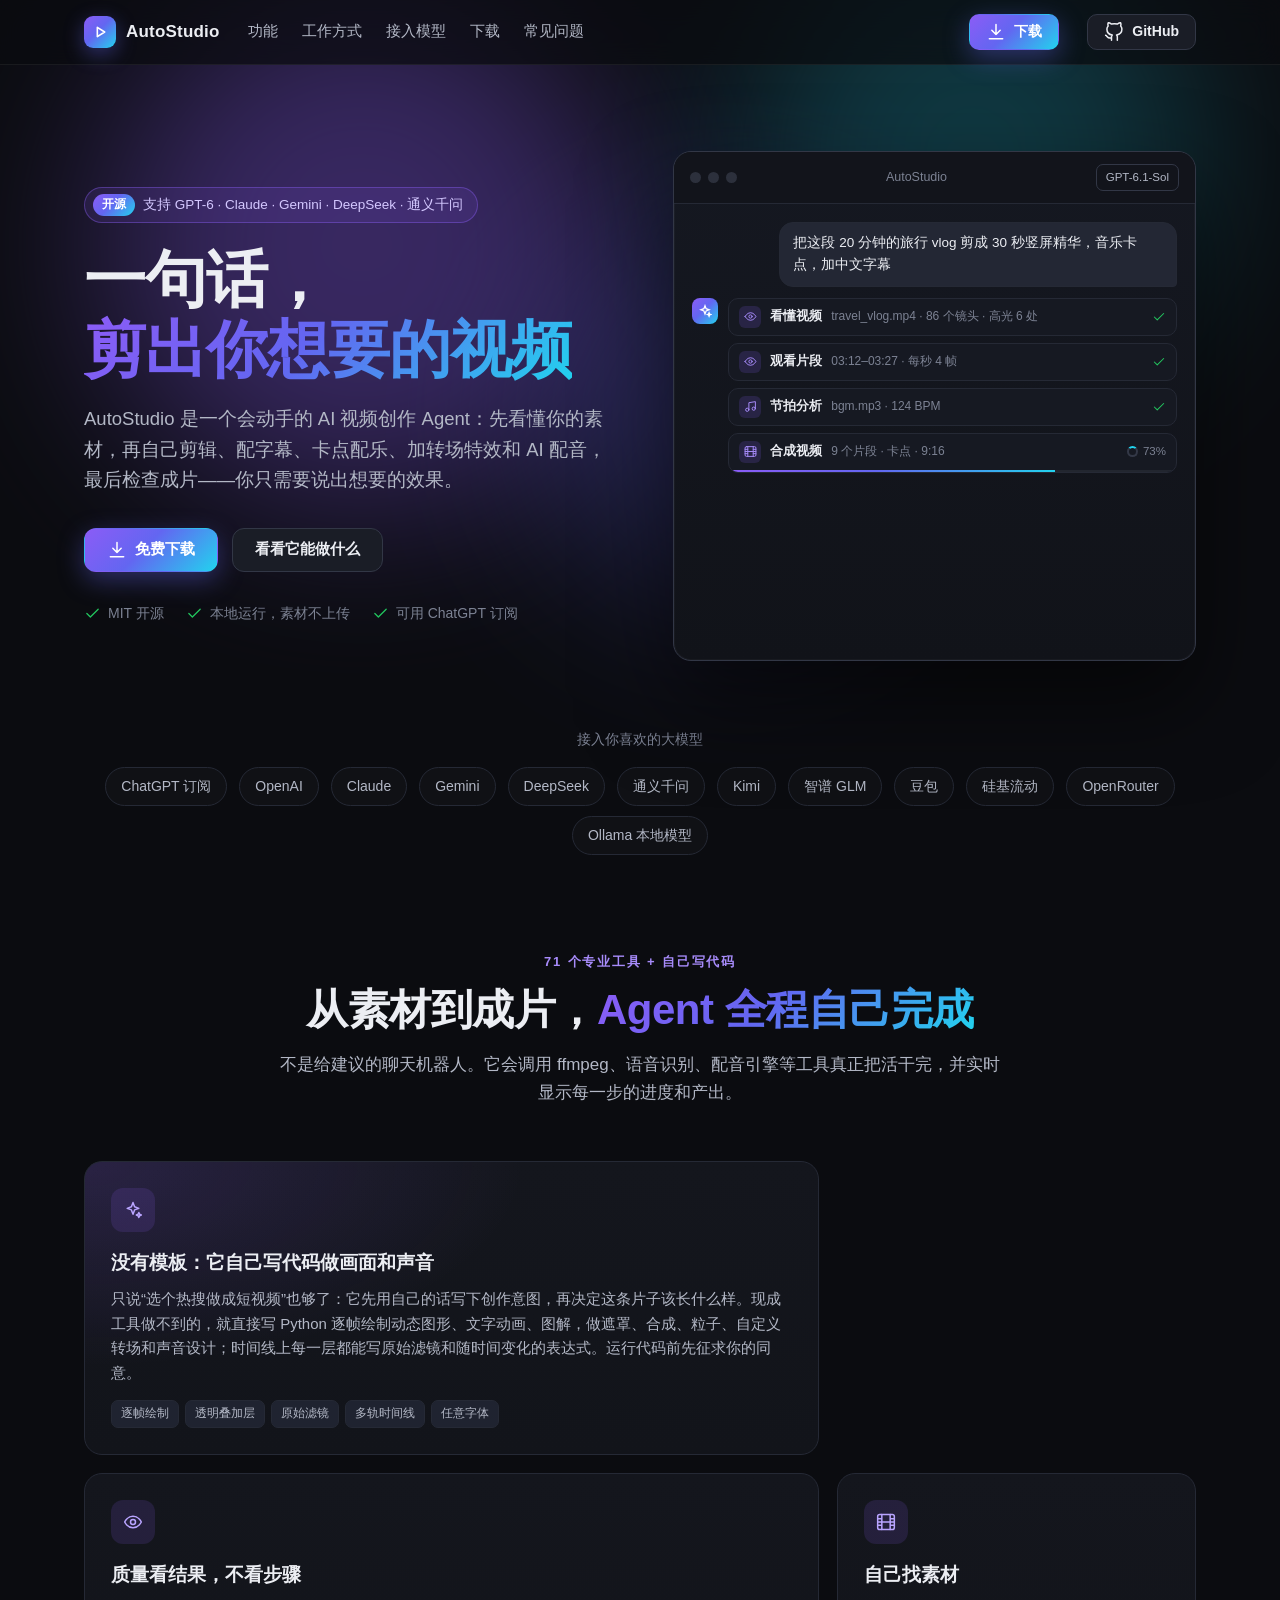
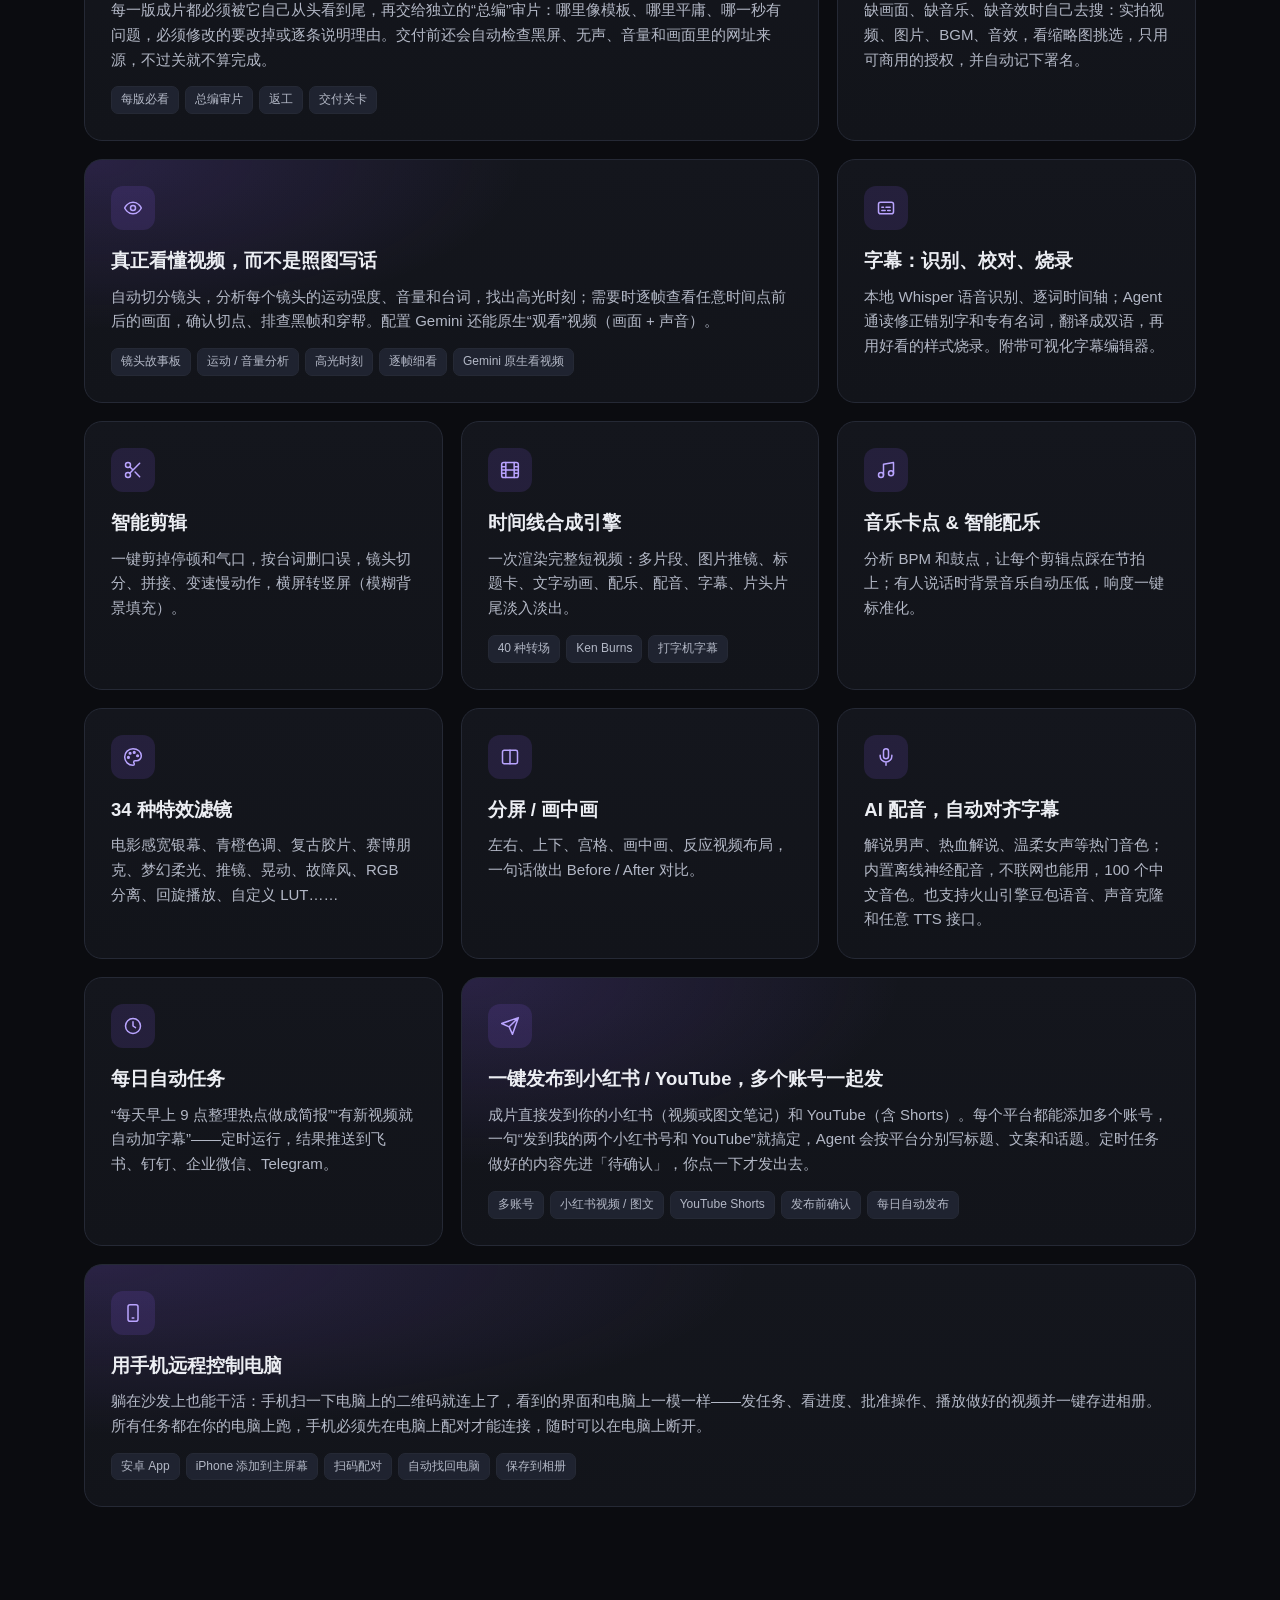
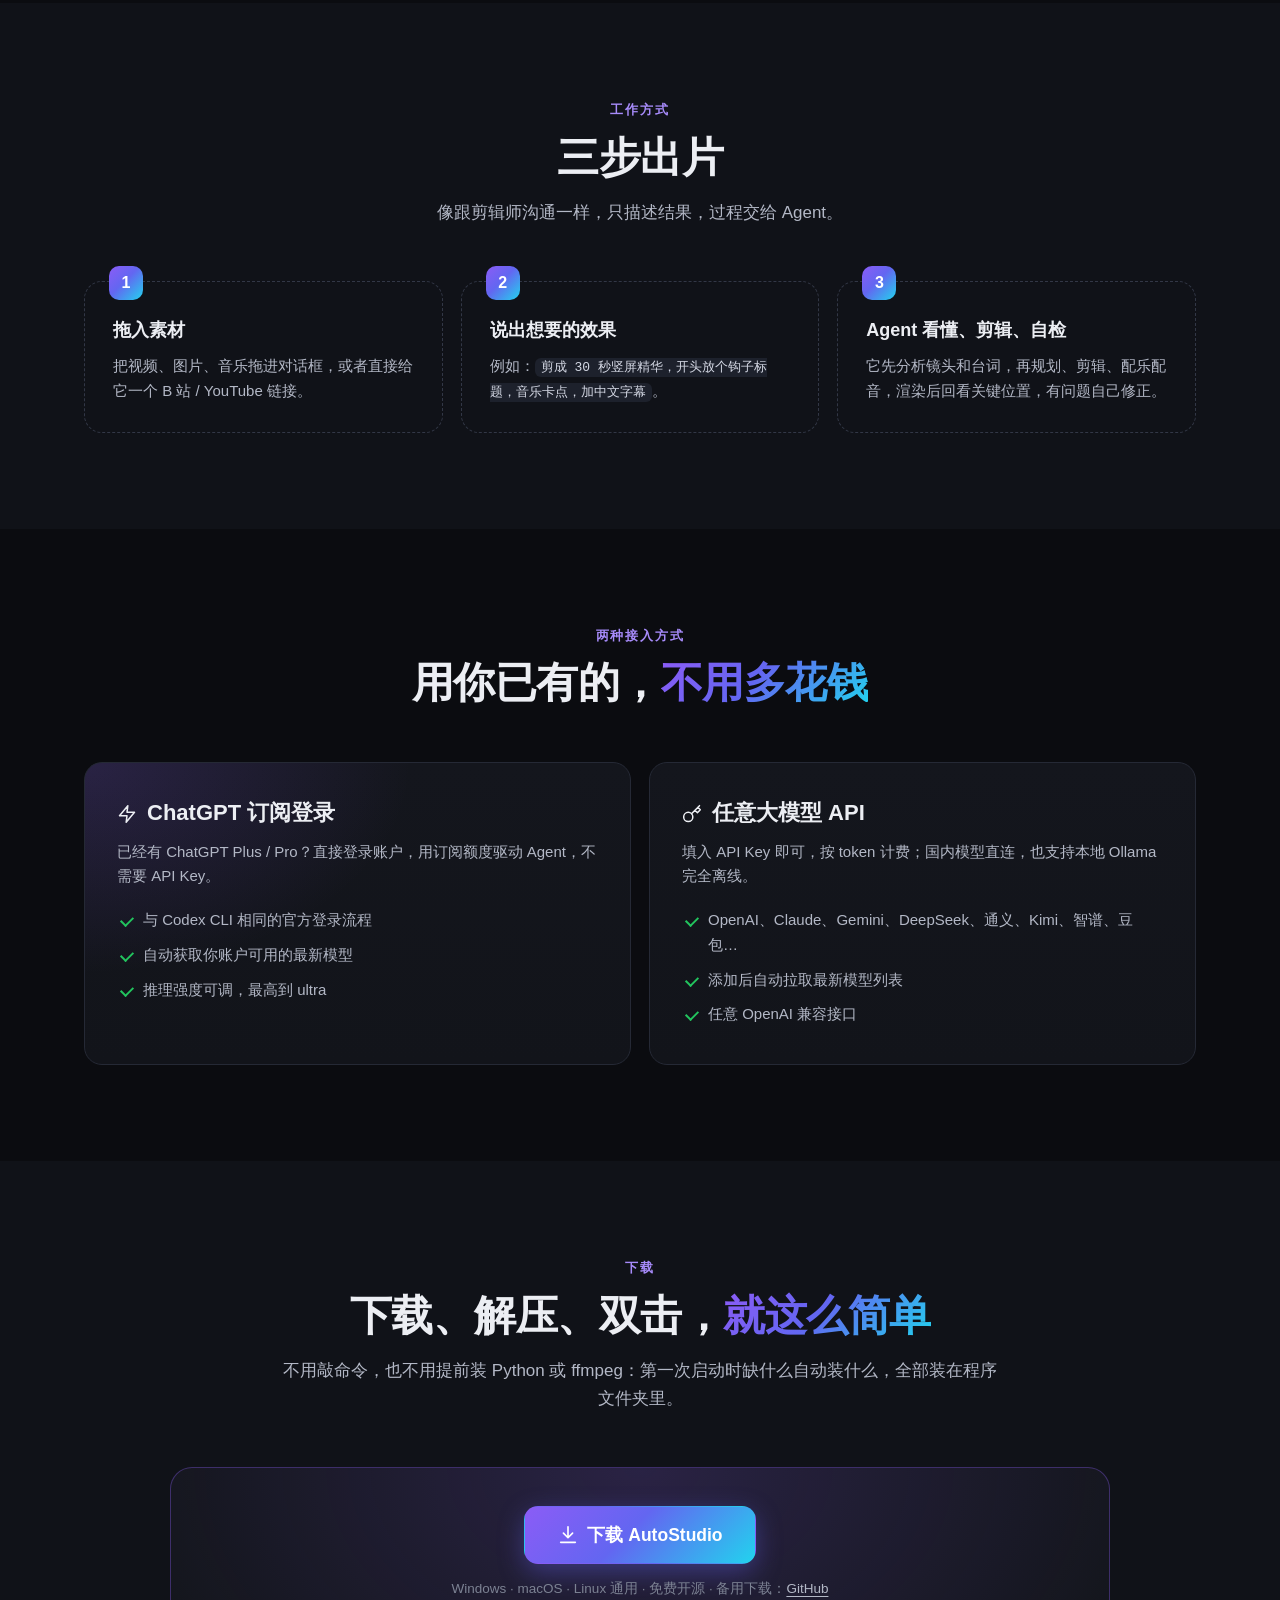
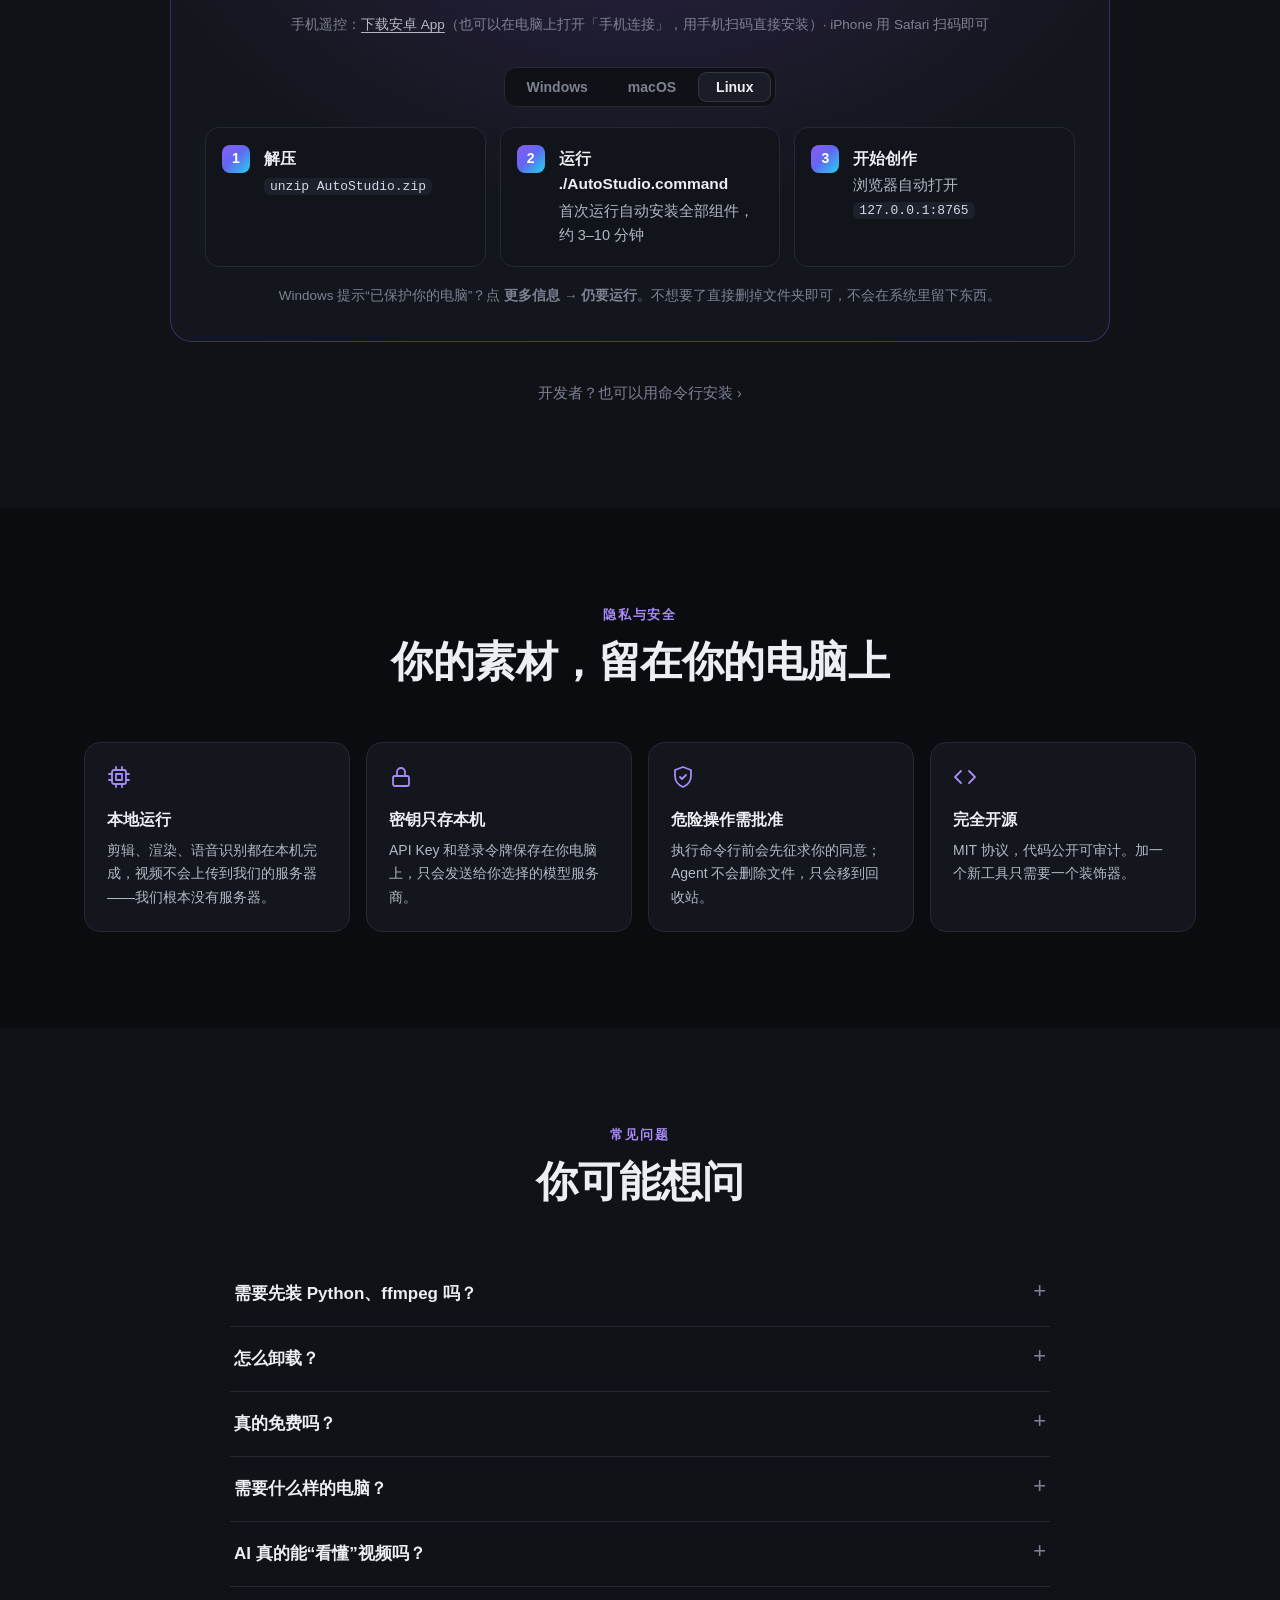
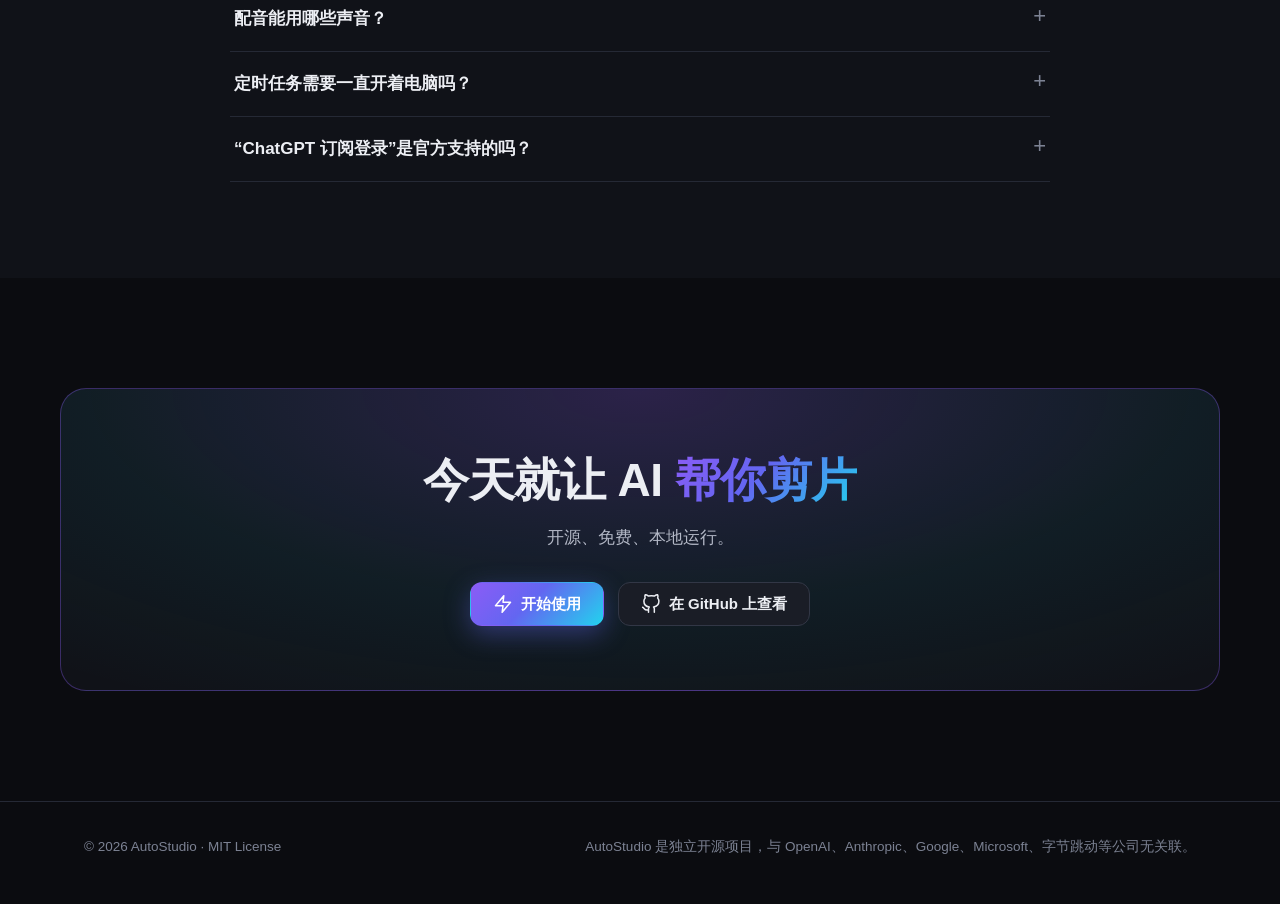
<file: site/index.html>
<!doctype html>
<html lang="zh-CN">
<head>
<meta charset="utf-8">
<meta name="viewport" content="width=device-width, initial-scale=1">
<title>AutoStudio · 开源 AI 视频创作 Agent</title>
<meta name="description" content="一句话剪视频：语音识别字幕、智能剪辑、音乐卡点、转场特效、AI 配音、每日自动任务。用你的 ChatGPT 订阅或任意大模型 API，开源免费，本地运行。">
<meta property="og:title" content="AutoStudio · 开源 AI 视频创作 Agent">
<meta property="og:description" content="一句话剪视频：字幕、剪辑、卡点、特效、配音、每日自动任务。开源免费，本地运行。">
<meta name="theme-color" content="#0b0c10">
<link rel="icon" href="favicon.svg" type="image/svg+xml">
<style>
:root {
  --bg: #0b0c10; --bg2: #101218; --panel: #14161d; --panel2: #1a1d26; --border: #252935; --border2: #323746;
  --text: #eceef3; --text2: #b3b8c6; --muted: #7c8293;
  --v: #8b5cf6; --i: #6366f1; --c: #22d3ee; --ok: #22c55e;
  --grad: linear-gradient(135deg, #8b5cf6 0%, #6366f1 45%, #22d3ee 100%);
  --font: -apple-system, BlinkMacSystemFont, "Segoe UI", "PingFang SC", "Hiragino Sans GB", "Microsoft YaHei", "Noto Sans CJK SC", sans-serif;
  --mono: "JetBrains Mono", "Cascadia Code", Consolas, Menlo, monospace;
}
* { box-sizing: border-box; }
html { scroll-behavior: smooth; }
body { margin: 0; background: var(--bg); color: var(--text); font: 16px/1.65 var(--font); -webkit-font-smoothing: antialiased; overflow-x: hidden; }
a { color: inherit; text-decoration: none; }
.wrap { max-width: 1160px; margin: 0 auto; padding: 0 24px; }
.grad { background: var(--grad); -webkit-background-clip: text; background-clip: text; color: transparent; }
.icon { width: 20px; height: 20px; stroke: currentColor; fill: none; stroke-width: 1.8; stroke-linecap: round; stroke-linejoin: round; flex: none; }

/* background glow */
.glow { position: absolute; inset: -200px 0 auto 0; height: 900px; pointer-events: none; overflow: hidden; z-index: 0; }
.glow i { position: absolute; border-radius: 50%; filter: blur(90px); opacity: .35; animation: drift 18s ease-in-out infinite alternate; }
.glow i:nth-child(1) { width: 520px; height: 520px; background: #8b5cf6; left: 8%; top: 120px; }
.glow i:nth-child(2) { width: 460px; height: 460px; background: #22d3ee; right: 6%; top: 60px; animation-delay: -6s; opacity: .22; }
.glow i:nth-child(3) { width: 380px; height: 380px; background: #6366f1; left: 42%; top: 360px; animation-delay: -12s; opacity: .25; }
@keyframes drift { to { transform: translate(60px, 40px) scale(1.1); } }

/* nav */
nav { position: sticky; top: 0; z-index: 50; backdrop-filter: blur(14px); background: rgba(11, 12, 16, .72); border-bottom: 1px solid rgba(255,255,255,.06); }
nav .wrap { display: flex; align-items: center; gap: 28px; height: 64px; }
.logo { display: flex; align-items: center; gap: 10px; font-weight: 750; font-size: 17px; letter-spacing: .2px; }
.logo span { width: 32px; height: 32px; border-radius: 9px; background: var(--grad); display: grid; place-items: center; box-shadow: 0 6px 20px rgba(99,102,241,.4); }
.logo svg { width: 16px; height: 16px; stroke: #fff; stroke-width: 2.4; fill: none; stroke-linejoin: round; }
nav .links { display: flex; gap: 24px; font-size: 14.5px; color: var(--text2); }
nav .links a:hover { color: var(--text); }
nav .grow { flex: 1; }
.btn { display: inline-flex; align-items: center; justify-content: center; gap: 8px; height: 44px; padding: 0 22px; border-radius: 12px; font-weight: 650; font-size: 15px; border: 1px solid var(--border2); background: var(--panel2); transition: transform .15s, filter .15s, background .15s; cursor: pointer; color: var(--text); }
.btn:hover { transform: translateY(-1px); background: #222633; }
.btn.primary { background: var(--grad); border-color: transparent; color: #fff; box-shadow: 0 8px 26px rgba(99,102,241,.38); }
.btn.primary:hover { filter: brightness(1.08); }
.btn.sm { height: 36px; padding: 0 16px; font-size: 14px; border-radius: 10px; }

/* hero */
header.hero { position: relative; padding: 86px 0 40px; }
.hero .wrap { position: relative; z-index: 1; display: grid; grid-template-columns: 1.02fr 1fr; gap: 56px; align-items: center; }
.badge { display: inline-flex; align-items: center; gap: 8px; padding: 6px 14px 6px 8px; border-radius: 999px; border: 1px solid rgba(139,92,246,.4); background: rgba(139,92,246,.12); font-size: 13.5px; color: #d4c8ff; margin-bottom: 22px; }
.badge b { background: var(--grad); color: #fff; padding: 1px 9px; border-radius: 999px; font-size: 12px; }
h1 { font-size: clamp(38px, 5.2vw, 62px); line-height: 1.12; margin: 0 0 20px; letter-spacing: -1px; font-weight: 800; }
.lead { font-size: 18.5px; color: var(--text2); margin: 0 0 32px; max-width: 560px; }
.cta { display: flex; gap: 14px; flex-wrap: wrap; }
.trust { display: flex; gap: 22px; margin-top: 30px; color: var(--muted); font-size: 14px; flex-wrap: wrap; }
.trust span { display: inline-flex; align-items: center; gap: 7px; }
.trust .icon { width: 17px; height: 17px; color: var(--ok); }

/* app mock */
.mock { background: linear-gradient(180deg, #151821, #111319); border: 1px solid var(--border2); border-radius: 18px; box-shadow: 0 40px 90px rgba(0,0,0,.55), 0 0 0 1px rgba(255,255,255,.03) inset; overflow: hidden; }
.mock-bar { display: flex; align-items: center; gap: 7px; padding: 12px 16px; border-bottom: 1px solid var(--border); background: #12141b; }
.mock-bar i { width: 11px; height: 11px; border-radius: 50%; background: #2c303c; }
.mock-bar .t { flex: 1; text-align: center; font-size: 12.5px; color: var(--muted); }
.mock-bar .model { font-size: 11.5px; padding: 3px 9px; border-radius: 7px; border: 1px solid var(--border2); color: var(--text2); }
.mock-body { padding: 18px; height: 456px; overflow: hidden; display: flex; flex-direction: column; gap: 11px; font-size: 13.5px; }
.m-user { align-self: flex-end; max-width: 82%; background: #232734; border: 1px solid var(--border); padding: 9px 13px; border-radius: 14px 14px 4px 14px; }
.m-ai { display: flex; gap: 10px; }
.m-ai .av { width: 26px; height: 26px; border-radius: 8px; background: var(--grad); flex: none; display: grid; place-items: center; }
.m-ai .av svg { width: 14px; height: 14px; stroke: #fff; stroke-width: 2.2; fill: none; }
.m-ai .b { flex: 1; min-width: 0; display: flex; flex-direction: column; gap: 7px; }
.tool { border: 1px solid var(--border); background: #161922; border-radius: 10px; overflow: hidden; animation: pop .35s ease-out both; }
.tool .h { display: flex; align-items: center; gap: 9px; padding: 7px 10px; }
.tool .ti { width: 22px; height: 22px; border-radius: 6px; background: rgba(139,92,246,.16); color: #a78bfa; display: grid; place-items: center; }
.tool .ti .icon { width: 13px; height: 13px; }
.tool .n { font-weight: 650; font-size: 12.5px; }
.tool .s { color: var(--muted); font-size: 12px; flex: 1; overflow: hidden; white-space: nowrap; text-overflow: ellipsis; }
.tool .st { font-size: 11.5px; color: var(--muted); display: flex; align-items: center; gap: 5px; }
.tool .st.ok { color: var(--ok); }
.tool .p { height: 2px; background: #22262f; }
.tool .p i { display: block; height: 100%; width: 0; background: var(--grad); transition: width .5s; }
.spin { width: 11px; height: 11px; border: 2px solid #333847; border-top-color: var(--c); border-radius: 50%; animation: spin .8s linear infinite; }
@keyframes spin { to { transform: rotate(360deg); } }
@keyframes pop { from { opacity: 0; transform: translateY(6px); } }
.m-text { animation: pop .35s ease-out both; color: var(--text2); }
.m-text b { color: var(--text); }
.m-video { border-radius: 10px; overflow: hidden; border: 1px solid var(--border); animation: pop .4s ease-out both; height: 120px; position: relative; background:
  linear-gradient(90deg, rgba(0,0,0,.35), transparent 30%, transparent 70%, rgba(0,0,0,.35)),
  linear-gradient(135deg, #3b2b6e 0%, #1d3a5c 40%, #0f5260 70%, #2a2050 100%); }
.m-video::after { content: "▶"; position: absolute; inset: 0; display: grid; place-items: center; font-size: 26px; color: rgba(255,255,255,.85); }
.m-video span { position: absolute; left: 0; right: 0; bottom: 12px; text-align: center; font-weight: 700; font-size: 13px; text-shadow: 0 1px 3px #000; }
.m-video em { position: absolute; left: 10px; top: 8px; font-style: normal; font-size: 11px; padding: 2px 7px; border-radius: 6px; background: rgba(0,0,0,.45); }

/* sections */
section { padding: 96px 0; position: relative; }
.sec-head { text-align: center; max-width: 720px; margin: 0 auto 54px; }
.eyebrow { font-size: 13px; letter-spacing: .14em; text-transform: uppercase; color: #a78bfa; font-weight: 700; margin-bottom: 12px; }
h2 { font-size: clamp(28px, 3.6vw, 42px); line-height: 1.2; margin: 0 0 16px; letter-spacing: -.5px; }
.sec-head p { color: var(--text2); margin: 0; font-size: 17px; }

.models { padding: 28px 0 0; }
.models .row { display: flex; flex-wrap: wrap; justify-content: center; gap: 10px 12px; }
.chip { padding: 7px 15px; border-radius: 999px; border: 1px solid var(--border); background: rgba(255,255,255,.02); color: var(--text2); font-size: 14px; }
.models p { text-align: center; color: var(--muted); font-size: 13.5px; margin: 0 0 16px; }

.grid { display: grid; grid-template-columns: repeat(3, 1fr); gap: 18px; }
.card { background: linear-gradient(180deg, var(--panel), #12141a); border: 1px solid var(--border); border-radius: 18px; padding: 26px; transition: border-color .2s, transform .2s; position: relative; overflow: hidden; }
.card:hover { border-color: rgba(139,92,246,.45); transform: translateY(-3px); }
.card .ci { width: 44px; height: 44px; border-radius: 12px; display: grid; place-items: center; background: rgba(139,92,246,.14); color: #b9a4ff; margin-bottom: 16px; }
.card h3 { margin: 0 0 8px; font-size: 18.5px; }
.card p { margin: 0; color: var(--text2); font-size: 15px; }
.card .tags { display: flex; flex-wrap: wrap; gap: 6px; margin-top: 14px; }
.card .tags span { font-size: 12px; padding: 3px 9px; border-radius: 7px; background: #1f2330; color: var(--text2); border: 1px solid var(--border); }
.card.wide { grid-column: span 2; }
.card.hl { background: radial-gradient(120% 140% at 0% 0%, rgba(139,92,246,.18), transparent 50%), linear-gradient(180deg, var(--panel), #12141a); }

.steps { display: grid; grid-template-columns: repeat(3, 1fr); gap: 18px; counter-reset: s; }
.step { padding: 28px; border-radius: 18px; border: 1px dashed var(--border2); position: relative; }
.step::before { counter-increment: s; content: counter(s); position: absolute; top: -16px; left: 24px; width: 34px; height: 34px; border-radius: 10px; background: var(--grad); display: grid; place-items: center; font-weight: 800; color: #fff; }
.step h3 { margin: 6px 0 8px; font-size: 18px; }
.step p { margin: 0; color: var(--text2); font-size: 15px; }
.step code, .faq code { font-family: var(--mono); font-size: 13px; background: #1d212c; padding: 2px 6px; border-radius: 6px; color: #d4d8e4; }

.connect { display: grid; grid-template-columns: 1fr 1fr; gap: 18px; }
.connect .card { padding: 32px; }
.connect .card h3 { font-size: 22px; display: flex; align-items: center; gap: 10px; }
.connect ul { margin: 14px 0 0; padding-left: 0; list-style: none; color: var(--text2); font-size: 15px; }
.connect li { padding: 5px 0 5px 26px; position: relative; }
.connect li::before { content: ""; position: absolute; left: 4px; top: 13px; width: 10px; height: 6px; border-left: 2px solid var(--ok); border-bottom: 2px solid var(--ok); transform: rotate(-45deg); }

.term { background: #0d0f14; border: 1px solid var(--border2); border-radius: 16px; overflow: hidden; max-width: 820px; margin: 0 auto; box-shadow: 0 30px 70px rgba(0,0,0,.45); }
.term .bar { display: flex; align-items: center; gap: 7px; padding: 11px 16px; border-bottom: 1px solid var(--border); }
.term .bar i { width: 11px; height: 11px; border-radius: 50%; background: #2c303c; }
.term .bar span { flex: 1; text-align: center; font-size: 12.5px; color: var(--muted); }
.term pre { margin: 0; padding: 22px 24px; font: 14.5px/1.85 var(--mono); color: #d6dae5; overflow-x: auto; }
.term .c { color: #6b7385; }
.term .p { color: #8b5cf6; user-select: none; }
.term .g { color: #4ade80; }
.copy { background: none; border: 1px solid var(--border2); color: var(--text2); border-radius: 8px; padding: 4px 10px; font-size: 12px; cursor: pointer; }
.copy:hover { color: var(--text); }
.note { text-align: center; color: var(--muted); font-size: 14px; margin-top: 18px; }

.dl { max-width: 940px; margin: 0 auto; }
.dl-card { text-align: center; border-radius: 22px; padding: 38px 34px 34px; border: 1px solid rgba(139,92,246,.35); background: radial-gradient(90% 120% at 50% 0%, rgba(139,92,246,.18), transparent 60%), var(--panel); }
.btn.lg { height: 58px; padding: 0 32px; font-size: 17.5px; border-radius: 14px; }
.btn.lg .icon { width: 22px; height: 22px; }
.dl-meta { margin-top: 14px; color: var(--muted); font-size: 13.5px; }
.dl-meta a { color: var(--text2); text-decoration: underline; text-underline-offset: 3px; }
.os-tabs { display: inline-flex; gap: 4px; padding: 4px; margin: 30px 0 20px; border-radius: 12px; background: #0f1117; border: 1px solid var(--border); }
.os-tabs button { border: 0; background: none; color: var(--muted); font: 600 14px var(--font); padding: 7px 18px; border-radius: 9px; cursor: pointer; }
.os-tabs button[aria-selected="true"] { background: var(--panel2); color: var(--text); box-shadow: 0 0 0 1px var(--border2) inset; }
.dl-steps { list-style: none; padding: 0; margin: 0; display: grid; grid-template-columns: repeat(3, 1fr); gap: 14px; text-align: left; counter-reset: d; }
.dl-steps[hidden] { display: none; }
.dl-steps li { counter-increment: d; position: relative; padding: 18px 18px 18px 58px; border-radius: 14px; background: #12141b; border: 1px solid var(--border); color: var(--text2); font-size: 14.5px; }
.dl-steps li::before { content: counter(d); position: absolute; left: 16px; top: 17px; width: 28px; height: 28px; border-radius: 8px; background: var(--grad); color: #fff; font-weight: 800; font-size: 14px; display: grid; place-items: center; }
.dl-steps b { display: block; color: var(--text); font-size: 15.5px; margin-bottom: 3px; }
.dl-steps code, .dl-tip code { font-family: var(--mono); font-size: 13px; background: #1d212c; padding: 1px 6px; border-radius: 6px; color: #d4d8e4; }
.dl-tip { margin: 18px 0 0; color: var(--muted); font-size: 13.5px; }
.dev { max-width: 820px; margin: 34px auto 0; }
.dev summary { cursor: pointer; list-style: none; text-align: center; color: var(--muted); font-size: 14.5px; padding: 6px; }
.dev summary::-webkit-details-marker { display: none; }
.dev summary:hover { color: var(--text2); }
.dev[open] summary { margin-bottom: 16px; }

.privacy { display: grid; grid-template-columns: repeat(4, 1fr); gap: 16px; }
.privacy div { padding: 22px; border-radius: 16px; background: var(--panel); border: 1px solid var(--border); }
.privacy b { display: block; margin: 10px 0 6px; font-size: 16px; }
.privacy p { margin: 0; color: var(--text2); font-size: 14px; }
.privacy .icon { width: 24px; height: 24px; color: #a78bfa; }

.faq { max-width: 820px; margin: 0 auto; }
.faq details { border-bottom: 1px solid var(--border); padding: 18px 4px; }
.faq summary { cursor: pointer; font-weight: 650; font-size: 17px; list-style: none; display: flex; justify-content: space-between; gap: 16px; }
.faq summary::-webkit-details-marker { display: none; }
.faq summary::after { content: "+"; color: var(--muted); font-weight: 400; font-size: 22px; line-height: 1; transition: transform .2s; }
.faq details[open] summary::after { transform: rotate(45deg); }
.faq p { color: var(--text2); margin: 12px 0 0; font-size: 15.5px; }

.final { text-align: center; padding: 110px 0; }
.final .box { border-radius: 26px; padding: 64px 24px; border: 1px solid rgba(139,92,246,.35); background: radial-gradient(80% 120% at 50% 0%, rgba(139,92,246,.22), rgba(34,211,238,.06) 60%, transparent), var(--bg2); }
.final h2 { font-size: clamp(30px, 4vw, 46px); }
.final p { color: var(--text2); margin: 0 0 30px; font-size: 17px; }
footer { border-top: 1px solid var(--border); padding: 34px 0 46px; color: var(--muted); font-size: 13.5px; }
footer .wrap { display: flex; justify-content: space-between; gap: 20px; flex-wrap: wrap; }

.reveal { opacity: 0; transform: translateY(18px); transition: opacity .7s ease, transform .7s ease; }
.reveal.in { opacity: 1; transform: none; }

@media (max-width: 980px) {
  .hero .wrap { grid-template-columns: 1fr; }
  .grid { grid-template-columns: 1fr 1fr; }
  .card.wide { grid-column: span 2; }
  .privacy { grid-template-columns: 1fr 1fr; }
  nav .links { display: none; }
}
@media (max-width: 640px) {
  .grid, .steps, .connect, .privacy, .dl-steps { grid-template-columns: 1fr; }
  .dl-card { padding: 28px 16px 20px; }
  .btn.lg { width: 100%; padding: 0 16px; font-size: 16px; }
  nav .btn.dl-nav { display: none; }
  .card.wide { grid-column: auto; }
  section { padding: 70px 0; }
  header.hero { padding-top: 56px; }
  .mock-body { height: 420px; }
  .steps { gap: 30px; }
}
@media (prefers-reduced-motion: reduce) { .glow i, .spin { animation: none; } .reveal { opacity: 1; transform: none; } }
</style>
</head>
<body>
<svg width="0" height="0" style="position:absolute">
  <symbol id="i-play" viewBox="0 0 24 24"><path d="M7 5l12 7-12 7z"/></symbol>
  <symbol id="i-captions" viewBox="0 0 24 24"><rect x="3" y="5" width="18" height="14" rx="2.5"/><path d="M7 15h4M14 15h3M7 11h2M12 11h5"/></symbol>
  <symbol id="i-scissors" viewBox="0 0 24 24"><circle cx="6" cy="6" r="3"/><circle cx="6" cy="18" r="3"/><path d="M20 4 8.12 15.88M14.47 14.48 20 20M8.12 8.12 12 12"/></symbol>
  <symbol id="i-sparkles" viewBox="0 0 24 24"><path d="M12 3 13.9 8.1 19 10l-5.1 1.9L12 17l-1.9-5.1L5 10l5.1-1.9z"/><path d="M19 15l.9 2.1L22 18l-2.1.9L19 21l-.9-2.1L16 18l2.1-.9z"/></symbol>
  <symbol id="i-eye" viewBox="0 0 24 24"><path d="M2 12s3.5-7 10-7 10 7 10 7-3.5 7-10 7S2 12 2 12z"/><circle cx="12" cy="12" r="3"/></symbol>
  <symbol id="i-music" viewBox="0 0 24 24"><path d="M9 18V5l12-2v13"/><circle cx="6" cy="18" r="3"/><circle cx="18" cy="16" r="3"/></symbol>
  <symbol id="i-split" viewBox="0 0 24 24"><rect x="3" y="4" width="18" height="16" rx="2"/><path d="M12 4v16"/></symbol>
  <symbol id="i-palette" viewBox="0 0 24 24"><circle cx="13.5" cy="6.5" r="1"/><circle cx="17.5" cy="10.5" r="1"/><circle cx="8.5" cy="7.5" r="1"/><circle cx="6.5" cy="12.5" r="1"/><path d="M12 2a10 10 0 0 0 0 20c.9 0 1.6-.7 1.6-1.6 0-.4-.2-.8-.4-1.1-.3-.3-.4-.7-.4-1.1 0-.9.7-1.6 1.6-1.6H16a6 6 0 0 0 6-6c0-4.9-4.5-8.6-10-8.6z"/></symbol>
  <symbol id="i-mic" viewBox="0 0 24 24"><rect x="9" y="2" width="6" height="12" rx="3"/><path d="M19 10v1a7 7 0 0 1-14 0v-1M12 18v4"/></symbol>
  <symbol id="i-clock" viewBox="0 0 24 24"><circle cx="12" cy="12" r="9"/><path d="M12 7v5l3 2"/></symbol>
  <symbol id="i-check" viewBox="0 0 24 24"><path d="M20 6 9 17l-5-5"/></symbol>
  <symbol id="i-lock" viewBox="0 0 24 24"><rect x="4" y="11" width="16" height="10" rx="2"/><path d="M8 11V7a4 4 0 0 1 8 0v4"/></symbol>
  <symbol id="i-cpu" viewBox="0 0 24 24"><rect x="5" y="5" width="14" height="14" rx="2"/><path d="M9 9h6v6H9zM9 2v3M15 2v3M9 19v3M15 19v3M2 9h3M2 15h3M19 9h3M19 15h3"/></symbol>
  <symbol id="i-shield" viewBox="0 0 24 24"><path d="M12 2 4 5v6c0 5 3.4 9.3 8 11 4.6-1.7 8-6 8-11V5z"/><path d="m9 12 2 2 4-4"/></symbol>
  <symbol id="i-code" viewBox="0 0 24 24"><path d="m16 18 6-6-6-6M8 6l-6 6 6 6"/></symbol>
  <symbol id="i-zap" viewBox="0 0 24 24"><path d="M13 2 3 14h9l-1 8 10-12h-9z"/></symbol>
  <symbol id="i-key" viewBox="0 0 24 24"><circle cx="7.5" cy="15.5" r="5.5"/><path d="m21 2-9.6 9.6M15.5 7.5l3 3L22 7l-3-3"/></symbol>
  <symbol id="i-film" viewBox="0 0 24 24"><rect x="2" y="3" width="20" height="18" rx="2.5"/><path d="M7 3v18M17 3v18M2 8h5M2 16h5M17 8h5M17 16h5M2 12h20"/></symbol>
  <symbol id="i-send" viewBox="0 0 24 24"><path d="M22 2 11 13M22 2l-7 20-4-9-9-4z"/></symbol>
  <symbol id="i-download" viewBox="0 0 24 24"><path d="M12 3v12M7 10l5 5 5-5M4 20h16"/></symbol>
  <symbol id="i-phone" viewBox="0 0 24 24"><rect x="6" y="2" width="12" height="20" rx="2.5"/><path d="M11 18h2"/></symbol>
  <symbol id="i-gh" viewBox="0 0 24 24"><path d="M9 19c-5 1.5-5-2.5-7-3m14 6v-3.87a3.37 3.37 0 0 0-.94-2.61c3.14-.35 6.44-1.54 6.44-7A5.44 5.44 0 0 0 20 4.77 5.07 5.07 0 0 0 19.91 1S18.73.65 16 2.48a13.38 13.38 0 0 0-7 0C6.27.65 5.09 1 5.09 1A5.07 5.07 0 0 0 5 4.77a5.44 5.44 0 0 0-1.5 3.78c0 5.42 3.3 6.61 6.44 7A3.37 3.37 0 0 0 9 18.13V22"/></symbol>
</svg>

<nav>
  <div class="wrap">
    <a class="logo" href="#"><span><svg viewBox="0 0 24 24"><path d="M8 5l11 7-11 7z"/></svg></span>AutoStudio</a>
    <div class="links"><a href="#features">功能</a><a href="#how">工作方式</a><a href="#connect">接入模型</a><a href="#start">下载</a><a href="#faq">常见问题</a></div>
    <div class="grow"></div>
    <a class="btn sm primary dl-nav" href="AutoStudio.zip" download data-dl><svg class="icon"><use href="#i-download"/></svg>下载</a>
    <a class="btn sm" data-repo href="https://github.com/jindinghe123-tech/autocliper" target="_blank" rel="noopener"><svg class="icon"><use href="#i-gh"/></svg>GitHub</a>
  </div>
</nav>

<header class="hero">
  <div class="glow"><i></i><i></i><i></i></div>
  <div class="wrap">
    <div>
      <div class="badge"><b>开源</b> 支持 GPT-6 · Claude · Gemini · DeepSeek · 通义千问</div>
      <h1>一句话，<br><span class="grad">剪出你想要的视频</span></h1>
      <p class="lead">AutoStudio 是一个会动手的 AI 视频创作 Agent：先看懂你的素材，再自己剪辑、配字幕、卡点配乐、加转场特效和 AI 配音，最后检查成片——你只需要说出想要的效果。</p>
      <div class="cta">
        <a class="btn primary" href="AutoStudio.zip" download data-dl><svg class="icon"><use href="#i-download"/></svg>免费下载</a>
        <a class="btn" href="#features">看看它能做什么</a>
      </div>
      <div class="trust">
        <span><svg class="icon"><use href="#i-check"/></svg>MIT 开源</span>
        <span><svg class="icon"><use href="#i-check"/></svg>本地运行，素材不上传</span>
        <span><svg class="icon"><use href="#i-check"/></svg>可用 ChatGPT 订阅</span>
      </div>
    </div>
    <div class="mock" aria-hidden="true">
      <div class="mock-bar"><i></i><i></i><i></i><div class="t">AutoStudio</div><div class="model">GPT-6.1-Sol</div></div>
      <div class="mock-body" id="demo"></div>
    </div>
  </div>
</header>

<div class="models wrap reveal">
  <p>接入你喜欢的大模型</p>
  <div class="row">
    <span class="chip">ChatGPT 订阅</span><span class="chip">OpenAI</span><span class="chip">Claude</span><span class="chip">Gemini</span>
    <span class="chip">DeepSeek</span><span class="chip">通义千问</span><span class="chip">Kimi</span><span class="chip">智谱 GLM</span>
    <span class="chip">豆包</span><span class="chip">硅基流动</span><span class="chip">OpenRouter</span><span class="chip">Ollama 本地模型</span>
  </div>
</div>

<section id="features">
  <div class="wrap">
    <div class="sec-head reveal">
      <div class="eyebrow">71 个专业工具 + 自己写代码</div>
      <h2>从素材到成片，<span class="grad">Agent 全程自己完成</span></h2>
      <p>不是给建议的聊天机器人。它会调用 ffmpeg、语音识别、配音引擎等工具真正把活干完，并实时显示每一步的进度和产出。</p>
    </div>
    <div class="grid">
      <div class="card wide hl reveal">
        <div class="ci"><svg class="icon"><use href="#i-sparkles"/></svg></div>
        <h3>没有模板：它自己写代码做画面和声音</h3>
        <p>只说“选个热搜做成短视频”也够了：它先用自己的话写下创作意图，再决定这条片子该长什么样。现成工具做不到的，就直接写 Python 逐帧绘制动态图形、文字动画、图解，做遮罩、合成、粒子、自定义转场和声音设计；时间线上每一层都能写原始滤镜和随时间变化的表达式。运行代码前先征求你的同意。</p>
        <div class="tags"><span>逐帧绘制</span><span>透明叠加层</span><span>原始滤镜</span><span>多轨时间线</span><span>任意字体</span></div>
      </div>
      <div class="card wide reveal">
        <div class="ci"><svg class="icon"><use href="#i-eye"/></svg></div>
        <h3>质量看结果，不看步骤</h3>
        <p>每一版成片都必须被它自己从头看到尾，再交给独立的“总编”审片：哪里像模板、哪里平庸、哪一秒有问题，必须修改的要改掉或逐条说明理由。交付前还会自动检查黑屏、无声、音量和画面里的网址来源，不过关就不算完成。</p>
        <div class="tags"><span>每版必看</span><span>总编审片</span><span>返工</span><span>交付关卡</span></div>
      </div>
      <div class="card reveal">
        <div class="ci"><svg class="icon"><use href="#i-film"/></svg></div>
        <h3>自己找素材</h3>
        <p>缺画面、缺音乐、缺音效时自己去搜：实拍视频、图片、BGM、音效，看缩略图挑选，只用可商用的授权，并自动记下署名。</p>
      </div>
      <div class="card wide hl reveal">
        <div class="ci"><svg class="icon"><use href="#i-eye"/></svg></div>
        <h3>真正看懂视频，而不是照图写话</h3>
        <p>自动切分镜头，分析每个镜头的运动强度、音量和台词，找出高光时刻；需要时逐帧查看任意时间点前后的画面，确认切点、排查黑帧和穿帮。配置 Gemini 还能原生“观看”视频（画面 + 声音）。</p>
        <div class="tags"><span>镜头故事板</span><span>运动 / 音量分析</span><span>高光时刻</span><span>逐帧细看</span><span>Gemini 原生看视频</span></div>
      </div>
      <div class="card reveal">
        <div class="ci"><svg class="icon"><use href="#i-captions"/></svg></div>
        <h3>字幕：识别、校对、烧录</h3>
        <p>本地 Whisper 语音识别、逐词时间轴；Agent 通读修正错别字和专有名词，翻译成双语，再用好看的样式烧录。附带可视化字幕编辑器。</p>
      </div>
      <div class="card reveal">
        <div class="ci"><svg class="icon"><use href="#i-scissors"/></svg></div>
        <h3>智能剪辑</h3>
        <p>一键剪掉停顿和气口，按台词删口误，镜头切分、拼接、变速慢动作，横屏转竖屏（模糊背景填充）。</p>
      </div>
      <div class="card reveal">
        <div class="ci"><svg class="icon"><use href="#i-film"/></svg></div>
        <h3>时间线合成引擎</h3>
        <p>一次渲染完整短视频：多片段、图片推镜、标题卡、文字动画、配乐、配音、字幕、片头片尾淡入淡出。</p>
        <div class="tags"><span>40 种转场</span><span>Ken Burns</span><span>打字机字幕</span></div>
      </div>
      <div class="card reveal">
        <div class="ci"><svg class="icon"><use href="#i-music"/></svg></div>
        <h3>音乐卡点 & 智能配乐</h3>
        <p>分析 BPM 和鼓点，让每个剪辑点踩在节拍上；有人说话时背景音乐自动压低，响度一键标准化。</p>
      </div>
      <div class="card reveal">
        <div class="ci"><svg class="icon"><use href="#i-palette"/></svg></div>
        <h3>34 种特效滤镜</h3>
        <p>电影感宽银幕、青橙色调、复古胶片、赛博朋克、梦幻柔光、推镜、晃动、故障风、RGB 分离、回旋播放、自定义 LUT……</p>
      </div>
      <div class="card reveal">
        <div class="ci"><svg class="icon"><use href="#i-split"/></svg></div>
        <h3>分屏 / 画中画</h3>
        <p>左右、上下、宫格、画中画、反应视频布局，一句话做出 Before / After 对比。</p>
      </div>
      <div class="card reveal">
        <div class="ci"><svg class="icon"><use href="#i-mic"/></svg></div>
        <h3>AI 配音，自动对齐字幕</h3>
        <p>解说男声、热血解说、温柔女声等热门音色；内置离线神经配音，不联网也能用，100 个中文音色。也支持火山引擎豆包语音、声音克隆和任意 TTS 接口。</p>
      </div>
      <div class="card reveal">
        <div class="ci"><svg class="icon"><use href="#i-clock"/></svg></div>
        <h3>每日自动任务</h3>
        <p>“每天早上 9 点整理热点做成简报”“有新视频就自动加字幕”——定时运行，结果推送到飞书、钉钉、企业微信、Telegram。</p>
      </div>
      <div class="card wide hl reveal">
        <div class="ci"><svg class="icon"><use href="#i-send"/></svg></div>
        <h3>一键发布到小红书 / YouTube，多个账号一起发</h3>
        <p>成片直接发到你的小红书（视频或图文笔记）和 YouTube（含 Shorts）。每个平台都能添加多个账号，一句“发到我的两个小红书号和 YouTube”就搞定，Agent 会按平台分别写标题、文案和话题。定时任务做好的内容先进「待确认」，你点一下才发出去。</p>
        <div class="tags"><span>多账号</span><span>小红书视频 / 图文</span><span>YouTube Shorts</span><span>发布前确认</span><span>每日自动发布</span></div>
      </div>
      <div class="card wide hl reveal" style="grid-column: 1 / -1">
        <div class="ci"><svg class="icon"><use href="#i-phone"/></svg></div>
        <h3>用手机远程控制电脑</h3>
        <p>躺在沙发上也能干活：手机扫一下电脑上的二维码就连上了，看到的界面和电脑上一模一样——发任务、看进度、批准操作、播放做好的视频并一键存进相册。所有任务都在你的电脑上跑，手机必须先在电脑上配对才能连接，随时可以在电脑上断开。</p>
        <div class="tags"><span>安卓 App</span><span>iPhone 添加到主屏幕</span><span>扫码配对</span><span>自动找回电脑</span><span>保存到相册</span></div>
      </div>
    </div>
  </div>
</section>

<section id="how" style="background: var(--bg2)">
  <div class="wrap">
    <div class="sec-head reveal">
      <div class="eyebrow">工作方式</div>
      <h2>三步出片</h2>
      <p>像跟剪辑师沟通一样，只描述结果，过程交给 Agent。</p>
    </div>
    <div class="steps">
      <div class="step reveal"><h3>拖入素材</h3><p>把视频、图片、音乐拖进对话框，或者直接给它一个 B 站 / YouTube 链接。</p></div>
      <div class="step reveal"><h3>说出想要的效果</h3><p>例如：<code>剪成 30 秒竖屏精华，开头放个钩子标题，音乐卡点，加中文字幕</code>。</p></div>
      <div class="step reveal"><h3>Agent 看懂、剪辑、自检</h3><p>它先分析镜头和台词，再规划、剪辑、配乐配音，渲染后回看关键位置，有问题自己修正。</p></div>
    </div>
  </div>
</section>

<section id="connect">
  <div class="wrap">
    <div class="sec-head reveal">
      <div class="eyebrow">两种接入方式</div>
      <h2>用你已有的，<span class="grad">不用多花钱</span></h2>
    </div>
    <div class="connect">
      <div class="card hl reveal">
        <h3><svg class="icon"><use href="#i-zap"/></svg>ChatGPT 订阅登录</h3>
        <p>已经有 ChatGPT Plus / Pro？直接登录账户，用订阅额度驱动 Agent，不需要 API Key。</p>
        <ul><li>与 Codex CLI 相同的官方登录流程</li><li>自动获取你账户可用的最新模型</li><li>推理强度可调，最高到 ultra</li></ul>
      </div>
      <div class="card reveal">
        <h3><svg class="icon"><use href="#i-key"/></svg>任意大模型 API</h3>
        <p>填入 API Key 即可，按 token 计费；国内模型直连，也支持本地 Ollama 完全离线。</p>
        <ul><li>OpenAI、Claude、Gemini、DeepSeek、通义、Kimi、智谱、豆包…</li><li>添加后自动拉取最新模型列表</li><li>任意 OpenAI 兼容接口</li></ul>
      </div>
    </div>
  </div>
</section>

<section id="start" style="background: var(--bg2)">
  <div class="wrap">
    <div class="sec-head reveal">
      <div class="eyebrow">下载</div>
      <h2>下载、解压、双击，<span class="grad">就这么简单</span></h2>
      <p>不用敲命令，也不用提前装 Python 或 ffmpeg：第一次启动时缺什么自动装什么，全部装在程序文件夹里。</p>
    </div>
    <div class="dl reveal">
      <div class="dl-card">
        <a class="btn primary lg" href="AutoStudio.zip" download data-dl><svg class="icon"><use href="#i-download"/></svg>下载 AutoStudio</a>
        <div class="dl-meta">Windows · macOS · Linux 通用 · 免费开源 · 备用下载：<a data-repo-zip href="https://github.com/jindinghe123-tech/autocliper/archive/refs/heads/main.zip">GitHub</a></div>
        <div class="dl-meta">手机遥控：<a href="AutoStudio.apk" download>下载安卓 App</a>（也可以在电脑上打开「手机连接」，用手机扫码直接安装）· iPhone 用 Safari 扫码即可</div>
        <div class="os-tabs" role="tablist">
          <button role="tab" data-os="win" aria-selected="true">Windows</button>
          <button role="tab" data-os="mac" aria-selected="false">macOS</button>
          <button role="tab" data-os="linux" aria-selected="false">Linux</button>
        </div>
        <ol class="dl-steps" data-os="win">
          <li><b>解压</b>右键下载的 <code>AutoStudio.zip</code> → 全部解压缩</li>
          <li><b>双击 AutoStudio.bat</b>首次运行自动安装 Python 和全部组件，约 3–10 分钟</li>
          <li><b>开始创作</b>装好后浏览器自动打开；以后双击就秒开</li>
        </ol>
        <ol class="dl-steps" data-os="mac" hidden>
          <li><b>解压</b>双击下载的 <code>AutoStudio.zip</code></li>
          <li><b>右键 AutoStudio.command → 打开</b>首次运行自动安装全部组件，约 3–10 分钟</li>
          <li><b>开始创作</b>装好后浏览器自动打开；以后双击就秒开</li>
        </ol>
        <ol class="dl-steps" data-os="linux" hidden>
          <li><b>解压</b><code>unzip AutoStudio.zip</code></li>
          <li><b>运行 ./AutoStudio.command</b>首次运行自动安装全部组件，约 3–10 分钟</li>
          <li><b>开始创作</b>浏览器自动打开 <code>127.0.0.1:8765</code></li>
        </ol>
        <p class="dl-tip">Windows 提示“已保护你的电脑”？点 <b>更多信息 → 仍要运行</b>。不想要了直接删掉文件夹即可，不会在系统里留下东西。</p>
      </div>
    </div>
    <details class="dev reveal">
      <summary>开发者？也可以用命令行安装 ›</summary>
    <div class="term">
      <div class="bar"><i></i><i></i><i></i><span>Terminal</span><button class="copy" id="copy">复制</button></div>
<pre id="cmds"><span class="c"># 1. 下载</span>
<span class="p">$ </span>git clone <span data-repo-text>https://github.com/jindinghe123-tech/autocliper</span>
<span class="p">$ </span>cd autocliper

<span class="c"># 2. 安装（含语音识别、AI 配音、视频下载）</span>
<span class="p">$ </span>pip install -e ".[all]"

<span class="c"># 3. 启动，浏览器会自动打开</span>
<span class="p">$ </span>autostudio
<span class="g">  ➜  http://127.0.0.1:8765</span></pre>
    </div>
    </details>
  </div>
</section>

<section>
  <div class="wrap">
    <div class="sec-head reveal">
      <div class="eyebrow">隐私与安全</div>
      <h2>你的素材，留在你的电脑上</h2>
    </div>
    <div class="privacy">
      <div class="reveal"><svg class="icon"><use href="#i-cpu"/></svg><b>本地运行</b><p>剪辑、渲染、语音识别都在本机完成，视频不会上传到我们的服务器——我们根本没有服务器。</p></div>
      <div class="reveal"><svg class="icon"><use href="#i-lock"/></svg><b>密钥只存本机</b><p>API Key 和登录令牌保存在你电脑上，只会发送给你选择的模型服务商。</p></div>
      <div class="reveal"><svg class="icon"><use href="#i-shield"/></svg><b>危险操作需批准</b><p>执行命令行前会先征求你的同意；Agent 不会删除文件，只会移到回收站。</p></div>
      <div class="reveal"><svg class="icon"><use href="#i-code"/></svg><b>完全开源</b><p>MIT 协议，代码公开可审计。加一个新工具只需要一个装饰器。</p></div>
    </div>
  </div>
</section>

<section id="faq" style="background: var(--bg2)">
  <div class="wrap">
    <div class="sec-head reveal"><div class="eyebrow">常见问题</div><h2>你可能想问</h2></div>
    <div class="faq reveal">
      <details><summary>需要先装 Python、ffmpeg 吗？</summary><p>不需要。双击启动脚本后，它会自动检查环境，把缺少的 Python、ffmpeg、语音识别等组件下载到程序文件夹里（中国大陆会自动使用国内镜像加速），不需要管理员权限，也不会改动系统。以后有更新，重新下载覆盖即可，脚本会自动补装新依赖。</p></details>
      <details><summary>怎么卸载？</summary><p>直接删除 AutoStudio 文件夹即可。你的设置和对话记录保存在用户目录下的 <code>.autostudio</code> 文件夹里，不需要的话也可以一起删掉。</p></details>
      <details><summary>真的免费吗？</summary><p>AutoStudio 本身完全免费开源。你需要自备大模型：用 ChatGPT 订阅登录就不额外花钱；用 API Key 则按服务商价格计费，也可以用 Ollama 跑本地模型完全免费。</p></details>
      <details><summary>需要什么样的电脑？</summary><p>普通 Windows / macOS / Linux 电脑即可。语音识别在 CPU 上也能跑，有 NVIDIA 显卡会更快（没装 CUDA 会自动用 CPU）。</p></details>
      <details><summary>AI 真的能“看懂”视频吗？</summary><p>主流大模型只接收图片，所以 AutoStudio 会把视频拆成镜头、分析运动和声音、转写台词，再把带时间戳的连续画面交给模型；遇到拿不准的地方还会逐帧细看。配置 Gemini 后还能用原生视频理解。</p></details>
      <details><summary>配音能用哪些声音？</summary><p>内置 12 种热门风格音色（Edge 神经语音），也可以接入火山引擎豆包语音（剪映同款音色）、本地 GPT-SoVITS 声音克隆，或任意 OpenAI 兼容的 TTS 接口。注意：Edge 免费语音自 2026 年 10 月起在部分地区不可用，可通过代理或其它引擎替代。请只克隆你有权使用的声音。</p></details>
      <details><summary>定时任务需要一直开着电脑吗？</summary><p>需要 AutoStudio 在运行。可以设置开机自启；错过 1 小时以内的任务会在恢复后自动补跑。</p></details>
      <details><summary>“ChatGPT 订阅登录”是官方支持的吗？</summary><p>它使用与 OpenAI 开源的 Codex CLI 相同的登录流程，调用的是 ChatGPT 的 Codex 后端，并非公开文档化的 API，可能随 OpenAI 调整而变化。请仅用于你自己的账户并遵守 OpenAI 使用条款。AutoStudio 与 OpenAI 无关联。</p></details>
    </div>
  </div>
</section>

<div class="final wrap reveal">
  <div class="box">
    <h2>今天就让 AI <span class="grad">帮你剪片</span></h2>
    <p>开源、免费、本地运行。</p>
    <div class="cta" style="justify-content:center">
      <a class="btn primary" href="#start"><svg class="icon"><use href="#i-zap"/></svg>开始使用</a>
      <a class="btn" data-repo href="https://github.com/jindinghe123-tech/autocliper" target="_blank" rel="noopener"><svg class="icon"><use href="#i-gh"/></svg>在 GitHub 上查看</a>
    </div>
  </div>
</div>

<footer>
  <div class="wrap">
    <div>© 2026 AutoStudio · MIT License</div>
    <div>AutoStudio 是独立开源项目，与 OpenAI、Anthropic、Google、Microsoft、字节跳动等公司无关联。</div>
  </div>
</footer>

<script>
// Set this to your repository URL after publishing on GitHub; buttons and the clone command update automatically.
const REPO_URL = "https://github.com/jindinghe123-tech/autocliper";

if (REPO_URL) {
  document.querySelectorAll("[data-repo]").forEach((a) => { a.href = REPO_URL; a.target = "_blank"; a.rel = "noopener"; });
  document.querySelectorAll("[data-repo-text]").forEach((s) => { s.textContent = REPO_URL; });
  document.querySelectorAll("[data-repo-zip]").forEach((a) => { a.href = REPO_URL + "/archive/refs/heads/main.zip"; });
}

// ---- download: per-OS steps (preselect the visitor's OS); download buttons elsewhere also scroll to the steps
const showOS = (os) => {
  document.querySelectorAll(".os-tabs button").forEach((b) => b.setAttribute("aria-selected", String(b.dataset.os === os)));
  document.querySelectorAll(".dl-steps").forEach((ol) => { ol.hidden = ol.dataset.os !== os; });
};
document.querySelectorAll(".os-tabs button").forEach((b) => { b.onclick = () => showOS(b.dataset.os); });
const plat = (navigator.userAgentData?.platform || navigator.platform || navigator.userAgent).toLowerCase();
showOS(/mac|iphone|ipad/.test(plat) ? "mac" : /linux|x11/.test(plat) && !/android/.test(plat) ? "linux" : "win");
document.querySelectorAll("[data-dl]").forEach((a) => {
  if (!a.closest("#start")) a.addEventListener("click", () => setTimeout(() => document.getElementById("start").scrollIntoView({ behavior: "smooth" }), 150));
});

document.getElementById("copy").onclick = (e) => {
  const text = [...document.getElementById("cmds").innerText.split("\n")]
    .filter((l) => l.startsWith("$ ")).map((l) => l.slice(2)).join("\n");
  navigator.clipboard.writeText(text);
  e.target.textContent = "已复制";
  setTimeout(() => (e.target.textContent = "复制"), 1500);
};

const io = new IntersectionObserver((es) => es.forEach((x) => { if (x.isIntersecting) { x.target.classList.add("in"); io.unobserve(x.target); } }), { threshold: 0.12 });
document.querySelectorAll(".reveal").forEach((el) => io.observe(el));

// ---- animated demo conversation
const ICON = { eye: "i-eye", scissors: "i-scissors", music: "i-music", mic: "i-mic", film: "i-film", captions: "i-captions", sparkles: "i-sparkles" };
const SCRIPTS = [
  { user: "把这段 20 分钟的旅行 vlog 剪成 30 秒竖屏精华，音乐卡点，加中文字幕", steps: [
    ["eye", "看懂视频", "travel_vlog.mp4 · 86 个镜头 · 高光 6 处"],
    ["eye", "观看片段", "03:12–03:27 · 每秒 4 帧"],
    ["music", "节拍分析", "bgm.mp3 · 124 BPM"],
    ["film", "合成视频", "9 个片段 · 卡点 · 9:16"],
    ["captions", "烧录字幕", "pop 弹出动画"],
  ], text: "完成！选了<b>日出、冲浪、夜市</b>三段高光，剪辑点全部踩在鼓点上。", video: "30 秒精华 · 9:16" },
  { user: "给这个口播视频剪掉停顿，配上解说男声的开场白和字幕", steps: [
    ["scissors", "剪掉静音", "去掉 41 处停顿 · 节省 1分52秒"],
    ["captions", "语音识别", "312 条字幕 · 已校对 7 处错字"],
    ["mic", "AI 配音", "解说男声 · 开场白 6.2 秒"],
    ["film", "合成视频", "开场白 + 正片 · 淡入淡出"],
  ], text: "已完成，修正了<b>“视屏→视频”</b>等 7 处错字，开场白和正片之间加了转场。", video: "口播精剪版" },
];
const demo = document.getElementById("demo");
const sleep = (ms) => new Promise((r) => setTimeout(r, ms));
const el = (html) => { const d = document.createElement("div"); d.innerHTML = html.trim(); return d.firstChild; };
async function play(sc) {
  demo.innerHTML = "";
  demo.append(el(`<div class="m-user">${sc.user}</div>`));
  await sleep(700);
  const ai = el(`<div class="m-ai"><div class="av"><svg viewBox="0 0 24 24"><use href="#i-sparkles"/></svg></div><div class="b"></div></div>`);
  demo.append(ai);
  const body = ai.querySelector(".b");
  for (const [ic, name, sum] of sc.steps) {
    const t = el(`<div class="tool"><div class="h"><div class="ti"><svg class="icon"><use href="#${ICON[ic]}"/></svg></div><span class="n">${name}</span><span class="s">${sum}</span><span class="st"><span class="spin"></span>0%</span></div><div class="p"><i></i></div></div>`);
    body.append(t);
    const st = t.querySelector(".st"), bar = t.querySelector(".p i");
    for (const p of [18, 46, 73, 100]) { await sleep(260); bar.style.width = p + "%"; if (p < 100) st.innerHTML = `<span class="spin"></span>${p}%`; }
    st.className = "st ok"; st.innerHTML = '<svg class="icon" style="width:14px;height:14px"><use href="#i-check"/></svg>';
    t.querySelector(".p").remove();
  }
  await sleep(300);
  body.append(el(`<div class="m-text">${sc.text}</div>`));
  await sleep(250);
  body.append(el(`<div class="m-video"><em>MP4</em><span>${sc.video}</span></div>`));
}
(async () => {
  if (matchMedia("(prefers-reduced-motion: reduce)").matches) { await play(SCRIPTS[0]); return; }
  for (let i = 0; ; i = (i + 1) % SCRIPTS.length) { await play(SCRIPTS[i]); await sleep(4200); }
})();
</script>
</body>
</html>
</file>
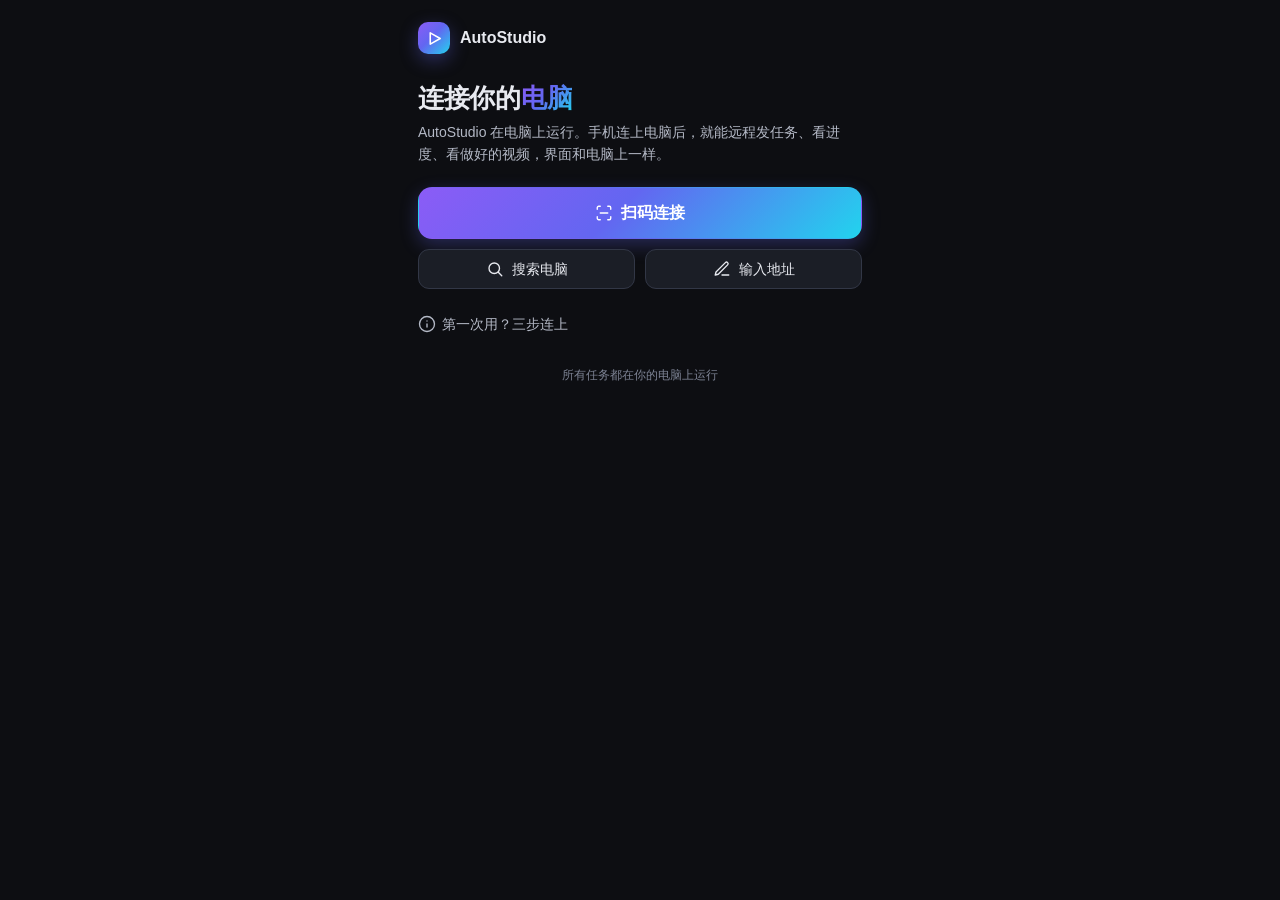
<file: android/app/src/main/assets/connect.html>
<!doctype html>
<html lang="zh-CN">
<head>
  <meta charset="utf-8">
  <meta name="viewport" content="width=device-width, initial-scale=1, viewport-fit=cover">
  <title>AutoStudio</title>
  <style>
    /* same look as the desktop app (autostudio/web/style.css) */
    :root {
      --bg: #0d0e12; --bg-2: #111318; --panel: #15171d; --panel-2: #1b1e26; --panel-3: #222632;
      --border: #262a35; --border-2: #323746; --text: #e8eaf0; --text-2: #b4b9c6; --muted: #7d8394;
      --accent: #8b5cf6; --accent-2: #22d3ee; --accent-soft: rgba(139, 92, 246, .14);
      --grad: linear-gradient(135deg, #8b5cf6 0%, #6366f1 45%, #22d3ee 100%);
      --ok: #22c55e; --warn: #f59e0b; --err: #f43f5e;
      --font: -apple-system, BlinkMacSystemFont, "Segoe UI", "PingFang SC", "Noto Sans CJK SC", "Microsoft YaHei", sans-serif;
      --mono: "JetBrains Mono", "Cascadia Code", Consolas, Menlo, monospace;
      color-scheme: dark;
    }
    * { box-sizing: border-box; -webkit-tap-highlight-color: transparent; }
    html, body { margin: 0; min-height: 100%; }
    body { background: var(--bg); color: var(--text); font: 14px/1.6 var(--font); -webkit-font-smoothing: antialiased; }
    a { color: var(--accent-2); text-decoration: none; }
    button, input { font: inherit; color: inherit; }
    .icon { width: 18px; height: 18px; flex: none; stroke: currentColor; fill: none; stroke-width: 1.8; stroke-linecap: round; stroke-linejoin: round; }

    .btn { display: inline-flex; align-items: center; justify-content: center; gap: 8px; height: 40px; padding: 0 16px; border-radius: 11px;
      border: 1px solid var(--border-2); background: var(--panel-2); cursor: pointer; font-size: 14px; white-space: nowrap; }
    .btn:active { background: var(--panel-3); }
    .btn:disabled { opacity: .5; }
    .btn.primary { background: var(--grad); border-color: transparent; color: #fff; font-weight: 600; box-shadow: 0 6px 18px rgba(99, 102, 241, .3); }
    .btn.big { height: 52px; font-size: 16px; border-radius: 14px; width: 100%; }
    .btn.sm { height: 32px; padding: 0 12px; font-size: 13px; border-radius: 9px; }
    .btn.ghost { background: transparent; border-color: transparent; }
    .btn.danger { color: var(--err); }
    .input { width: 100%; background: var(--panel); border: 1px solid var(--border-2); border-radius: 11px; padding: 11px 13px; outline: none; }
    .input:focus { border-color: var(--accent); box-shadow: 0 0 0 3px var(--accent-soft); }
    .card { background: var(--panel); border: 1px solid var(--border); border-radius: 14px; padding: 16px; }
    .tag { display: inline-flex; align-items: center; padding: 1px 8px; border-radius: 999px; font-size: 11.5px; background: var(--panel-3); color: var(--text-2); border: 1px solid var(--border); }
    .tag.ok { color: var(--ok); background: rgba(34, 197, 94, .1); border-color: rgba(34, 197, 94, .25); }
    .tag.warn { color: var(--warn); background: rgba(245, 158, 11, .1); border-color: rgba(245, 158, 11, .25); }
    .muted { color: var(--muted); }
    .small { font-size: 12.5px; }
    .spinner { width: 22px; height: 22px; border: 2.5px solid var(--border-2); border-top-color: var(--accent-2); border-radius: 50%; animation: spin .8s linear infinite; }
    @keyframes spin { to { transform: rotate(360deg); } }

    .wrap { max-width: 480px; margin: 0 auto; padding: 22px 18px 40px; }
    .brand { display: flex; align-items: center; gap: 10px; font-weight: 700; font-size: 16px; }
    .brand-logo { width: 32px; height: 32px; border-radius: 10px; background: var(--grad); display: grid; place-items: center; box-shadow: 0 6px 18px rgba(99, 102, 241, .35); }
    .brand-logo svg { width: 17px; height: 17px; stroke: #fff; stroke-width: 2.2; }
    h1 { font-size: 26px; line-height: 1.25; margin: 28px 0 6px; letter-spacing: -.3px; }
    .grad-text { background: var(--grad); -webkit-background-clip: text; background-clip: text; color: transparent; }
    .lead { color: var(--text-2); margin: 0 0 22px; }
    .section { font-size: 12px; color: var(--muted); letter-spacing: .06em; margin: 26px 2px 10px; }

    .notice { display: flex; gap: 10px; align-items: flex-start; padding: 12px 14px; border-radius: 12px; margin-bottom: 16px; font-size: 13.5px;
      background: var(--panel); border: 1px solid var(--border); color: var(--text); }
    .notice.err { border-color: rgba(244, 63, 94, .45); background: rgba(244, 63, 94, .08); }
    .notice.warn { border-color: rgba(245, 158, 11, .45); background: rgba(245, 158, 11, .08); }
    .notice .icon { margin-top: 2px; }
    .notice .acts { display: flex; gap: 8px; margin-top: 8px; flex-wrap: wrap; }

    .pcs { display: grid; gap: 10px; }
    .pc { display: flex; align-items: center; gap: 12px; padding: 14px; border-radius: 14px; background: var(--panel); border: 1px solid var(--border); cursor: pointer; }
    .pc:active { background: var(--panel-2); }
    .pc-ico { width: 42px; height: 42px; border-radius: 12px; display: grid; place-items: center; background: var(--accent-soft); color: #a78bfa; flex: none; }
    .pc-main { flex: 1; min-width: 0; }
    .pc-name { font-weight: 650; overflow: hidden; text-overflow: ellipsis; white-space: nowrap; }
    .pc-sub { font-size: 12px; color: var(--muted); overflow: hidden; text-overflow: ellipsis; white-space: nowrap; }
    .actions { display: grid; gap: 10px; margin-top: 18px; }
    .actions .row { display: grid; grid-template-columns: 1fr 1fr; gap: 10px; }

    details.help { margin-top: 24px; }
    details.help summary { cursor: pointer; color: var(--text-2); list-style: none; display: flex; align-items: center; gap: 6px; }
    details.help summary::-webkit-details-marker { display: none; }
    details.help ol { padding-left: 20px; margin: 10px 0 0; color: var(--text-2); display: grid; gap: 6px; }
    .foot { text-align: center; color: var(--muted); font-size: 12px; margin-top: 30px; }

    .overlay { position: fixed; inset: 0; background: rgba(5, 6, 10, .72); backdrop-filter: blur(4px); z-index: 50; display: none; }
    .overlay.show { display: grid; }
    .busy { place-items: center; text-align: center; }
    .busy .box { display: grid; gap: 14px; justify-items: center; padding: 24px; }
    .sheet { align-items: end; }
    .sheet .panel { background: var(--panel); border: 1px solid var(--border-2); border-radius: 20px 20px 0 0; padding: 20px 18px 24px; width: 100%; max-width: 520px; margin: 0 auto;
      animation: up .18s ease-out; }
    @keyframes up { from { transform: translateY(30px); opacity: 0; } }
    .sheet h3 { margin: 0 0 4px; font-size: 17px; }
    .field { display: grid; gap: 6px; margin-top: 14px; }
    .field label { font-size: 12.5px; color: var(--text-2); font-weight: 600; }
    .code { font-family: var(--mono); font-size: 28px; letter-spacing: .4em; text-align: center; padding-left: 22px; }
    .sheet .err { color: var(--err); font-size: 13px; min-height: 18px; margin-top: 8px; }
    .sheet .btns { display: grid; grid-template-columns: 1fr 2fr; gap: 10px; margin-top: 12px; }
    .setting { display: flex; align-items: center; gap: 12px; margin-top: 10px; padding: 14px; border-radius: 14px; background: var(--panel); border: 1px solid var(--border); cursor: pointer; }
    .setting .sub { font-size: 12px; color: var(--muted); }
    .setting .sub.warn { color: var(--warn); }
    .switch { appearance: none; -webkit-appearance: none; flex: none; width: 44px; height: 26px; border-radius: 999px; margin: 0; background: var(--panel-3);
      border: 1px solid var(--border-2); position: relative; transition: background .15s; pointer-events: none; }
    .switch::after { content: ""; position: absolute; top: 2px; left: 2px; width: 20px; height: 20px; border-radius: 50%; background: var(--text-2); transition: transform .15s; }
    .switch:checked { background: var(--accent); border-color: transparent; }
    .switch:checked::after { transform: translateX(18px); background: #fff; }
    .hidden { display: none !important; }

    /* videos waiting for approval, answered without the PC's own pages (away from home) */
    .post { background: var(--panel); border: 1px solid var(--border); border-radius: 16px; overflow: hidden; margin-bottom: 12px; }
    .post img { display: block; width: 100%; max-height: 360px; object-fit: cover; background: #000; }
    .post .body { padding: 14px 16px 16px; }
    .post .t { font-weight: 700; font-size: 16px; line-height: 1.35; overflow-wrap: anywhere; }
    .post .acc { font-size: 12px; color: var(--muted); margin-top: 2px; }
    .post .desc { color: var(--text-2); font-size: 13.5px; margin-top: 8px; white-space: pre-wrap; max-height: 9.5em; overflow: hidden; overflow-wrap: anywhere; }
    .post .tags { color: var(--accent-2); font-size: 12.5px; margin-top: 6px; }
    .post .btns { display: grid; gap: 8px; margin-top: 14px; }
    .post .done { margin-top: 12px; font-size: 13.5px; }
  </style>
</head>
<body>
  <div class="wrap">
    <div class="brand"><div class="brand-logo"><svg class="icon" viewBox="0 0 24 24"><path d="m6 4 14 8-14 8z"/></svg></div>AutoStudio</div>
    <h1>连接你的<span class="grad-text">电脑</span></h1>
    <p class="lead">AutoStudio 在电脑上运行。手机连上电脑后，就能远程发任务、看进度、看做好的视频，界面和电脑上一样。</p>

    <div id="notice" class="hidden"></div>

    <div id="offline" class="hidden">
      <div class="section">等你确认的视频</div>
      <div id="offline-list"></div>
    </div>

    <div id="mine" class="hidden">
      <div class="section">我的电脑</div>
      <div class="pcs" id="pcs"></div>
      <div class="setting" id="notify-row">
        <div class="pc-ico"><svg class="icon" viewBox="0 0 24 24"><path d="M6 8a6 6 0 0 1 12 0c0 7 3 9 3 9H3s3-2 3-9M10.3 21a1.94 1.94 0 0 0 3.4 0"/></svg></div>
        <div class="pc-main"><div class="pc-name">任务做完时提醒我</div><div class="sub" id="notify-sub"></div></div>
        <input type="checkbox" class="switch" id="notify" tabindex="-1" aria-label="任务做完时提醒我">
      </div>
    </div>

    <div class="actions">
      <button class="btn primary big" id="scan"><svg class="icon" viewBox="0 0 24 24"><path d="M3 7V5a2 2 0 0 1 2-2h2M17 3h2a2 2 0 0 1 2 2v2M21 17v2a2 2 0 0 1-2 2h-2M7 21H5a2 2 0 0 1-2-2v-2M7 12h10"/></svg>扫码连接</button>
      <div class="row">
        <button class="btn" id="find"><svg class="icon" viewBox="0 0 24 24"><circle cx="11" cy="11" r="7"/><path d="m21 21-4.3-4.3"/></svg>搜索电脑</button>
        <button class="btn" id="manual"><svg class="icon" viewBox="0 0 24 24"><path d="M12 20h9M16.5 3.5a2.12 2.12 0 0 1 3 3L7 19l-4 1 1-4z"/></svg>输入地址</button>
      </div>
    </div>

    <div id="found-wrap" class="hidden">
      <div class="section">局域网里找到的电脑</div>
      <div class="pcs" id="found"></div>
    </div>

    <details class="help" id="help">
      <summary><svg class="icon" viewBox="0 0 24 24"><circle cx="12" cy="12" r="10"/><path d="M12 16v-4M12 8h.01"/></svg>第一次用？三步连上</summary>
      <ol>
        <li>在电脑上打开 AutoStudio（双击 AutoStudio.bat）。</li>
        <li>点左边的「手机连接」，打开开关，屏幕上会出现二维码和 6 位配对码。</li>
        <li>回到这里点「扫码连接」，扫电脑屏幕上的二维码。</li>
      </ol>
      <p class="small muted" style="margin:10px 0 0">手机和电脑要连同一个 Wi-Fi。不在家也想用：电脑和手机都装上 Tailscale 并登录同一个账号，再扫一次码就行。</p>
    </details>

    <div class="foot" id="foot">所有任务都在你的电脑上运行</div>
  </div>

  <div class="overlay busy" id="busy"><div class="box"><div class="spinner"></div><div id="busy-text"></div>
    <button class="btn sm ghost" id="busy-cancel">取消</button></div></div>

  <div class="overlay sheet" id="sheet"><div class="panel">
    <h3 id="sheet-title">连接到电脑</h3>
    <div class="small muted" id="sheet-sub">输入电脑上「手机连接」页面显示的 6 位配对码</div>
    <div class="field" id="addr-field"><label for="addr">电脑地址</label>
      <input class="input" id="addr" inputmode="url" autocapitalize="off" autocomplete="off" placeholder="例如 192.168.1.5:8766"></div>
    <div class="field"><label for="code">配对码</label>
      <input class="input code" id="code" inputmode="numeric" autocomplete="one-time-code" maxlength="6" placeholder="000000"></div>
    <div class="err" id="sheet-err"></div>
    <div class="btns"><button class="btn" id="sheet-cancel">取消</button><button class="btn primary" id="sheet-ok">连接</button></div>
  </div></div>

  <script>
    "use strict";
    const N = window.AutoStudio;
    const DEFAULT_PORT = 8766;
    const $ = (id) => document.getElementById(id);
    const ICON = {
      monitor: '<svg class="icon" viewBox="0 0 24 24"><rect x="2" y="3" width="20" height="14" rx="2"/><path d="M8 21h8M12 17v4"/></svg>',
      alert: '<svg class="icon" viewBox="0 0 24 24"><path d="M10.29 3.86 1.82 18a2 2 0 0 0 1.71 3h16.94a2 2 0 0 0 1.71-3L13.71 3.86a2 2 0 0 0-3.42 0z"/><path d="M12 9v4M12 17h.01"/></svg>',
      info: '<svg class="icon" viewBox="0 0 24 24"><circle cx="12" cy="12" r="10"/><path d="M12 16v-4M12 8h.01"/></svg>',
      more: '<svg class="icon" viewBox="0 0 24 24"><circle cx="5" cy="12" r="1"/><circle cx="12" cy="12" r="1"/><circle cx="19" cy="12" r="1"/></svg>',
    };

    function h(tag, props, ...kids) {
      const el = document.createElement(tag);
      for (const [k, v] of Object.entries(props || {})) {
        if (v == null || v === false) continue;
        if (k === "class") el.className = v;
        else if (k === "html") el.innerHTML = v;
        else if (k.startsWith("on")) el.addEventListener(k.slice(2), v);
        else el.setAttribute(k, v);
      }
      for (const c of kids.flat()) if (c != null && c !== false) el.append(c instanceof Node ? c : String(c));
      return el;
    }

    // ---- talking to Java: N.method(callbackId, ...) answers through window.__native(callbackId, payload)
    const pending = {};
    let seq = 0;
    function call(method, ...args) {
      return new Promise((resolve) => { const id = "c" + (++seq); pending[id] = resolve; N[method](id, ...args); });
    }
    window.__native = (id, payload) => { const f = pending[id]; delete pending[id]; if (f) f(payload || {}); };

    // ---- saved PCs: [{pc_id, pc_name, token, base, addresses:[urls], last_used}]
    let pcs = loadPcs();
    function loadPcs() { try { const v = JSON.parse(N.getPcs() || "[]"); return Array.isArray(v) ? v : []; } catch (e) { return []; } }
    function savePcs() { N.savePcs(JSON.stringify(pcs)); render(); }
    const hostOf = (base) => String(base || "").replace(/^https?:\/\//, "");
    const portOf = (base) => Number((/:(\d+)$/.exec(hostOf(base)) || [])[1]) || DEFAULT_PORT;
    const urlsFrom = (addresses, port) => (addresses || []).map((a) => `http://${a.ip}:${port}`);
    function allPorts() { return [...new Set([DEFAULT_PORT, ...pcs.map((p) => portOf(p.base))])]; }

    // ---- UI helpers
    function notice(msg, kind = "", actions = []) {
      const box = $("notice");
      if (!msg) { box.className = "hidden"; box.innerHTML = ""; return; }
      box.className = `notice ${kind}`;
      box.innerHTML = "";
      box.append(h("span", { html: kind ? ICON.alert : ICON.info }),
        h("div", {}, h("div", {}, msg), actions.length ? h("div", { class: "acts" },
          actions.map(([label, fn]) => h("button", { class: "btn sm", onclick: fn }, label))) : null));
      window.scrollTo(0, 0);
    }

    let attempt = 0;      // bumping it makes in-flight work stale (cancel)
    function busy(text) {
      $("busy").classList.toggle("show", !!text);
      $("busy-text").textContent = text || "";
    }
    $("busy-cancel").onclick = () => { attempt++; busy(null); };

    function ago(ts) {
      if (!ts) return "";
      const m = Math.round((Date.now() - ts) / 60000);
      if (m < 1) return "刚刚";
      if (m < 60) return `${m} 分钟前`;
      if (m < 1440) return `${Math.round(m / 60)} 小时前`;
      return `${Math.round(m / 1440)} 天前`;
    }

    function render() {
      const list = $("pcs");
      list.innerHTML = "";
      $("mine").classList.toggle("hidden", !pcs.length);
      for (const pc of [...pcs].sort((a, b) => (b.last_used || 0) - (a.last_used || 0))) {
        list.append(h("div", { class: "pc", onclick: () => (pc.token ? connect(pc) : scan()) },
          h("div", { class: "pc-ico", html: ICON.monitor }),
          h("div", { class: "pc-main" },
            h("div", { class: "pc-name" }, pc.pc_name || "电脑"),
            h("div", { class: "pc-sub" }, pc.token ? `${hostOf(pc.base)}${pc.last_used ? " · " + ago(pc.last_used) + "用过" : ""}` : "需要重新配对：点这里扫码")),
          pc.token ? h("span", { class: "btn sm primary" }, "连接") : h("span", { class: "tag warn" }, "已断开"),
          h("button", { class: "btn sm ghost", html: ICON.more, onclick: (e) => { e.stopPropagation(); remove(pc); } })));
      }
    }

    function remove(pc) {
      if (!confirm(`从列表里移除「${pc.pc_name}」？\n（要在电脑上的「手机连接」里把这台手机也断开，才会彻底失效）`)) return;
      pcs = pcs.filter((x) => x !== pc);
      N.forgetPc(pc.pc_id);
      savePcs();
    }

    // ---- connecting to a paired PC
    async function connect(pc) {
      const my = ++attempt;
      notice(null);
      busy(`正在连接「${pc.pc_name}」…`);
      const bases = [...new Set([pc.base, ...(pc.addresses || [])].filter(Boolean))];
      for (const base of bases) {
        const r = await call("request", "GET", base + "/api/remote/whoami", "", pc.token, 2500);
        if (my !== attempt) return;
        if (r.status === 200 && r.data) return enter(pc, base, r.data);
        if (r.status === 401) return revoked(pc);
      }
      // not at any address we know: its IP may have changed, look for it on the network
      busy(`在局域网里寻找「${pc.pc_name}」…`);
      const d = await call("discover", allPorts().join(","));
      if (my !== attempt) return;
      const hit = (d.pcs || []).find((x) => x.pc_id === pc.pc_id);
      if (hit) {
        const r = await call("request", "GET", hit.base + "/api/remote/whoami", "", pc.token, 3000);
        if (my !== attempt) return;
        if (r.status === 200 && r.data) return enter(pc, hit.base, r.data);
        if (r.status === 401) return revoked(pc);
      }
      busy(null);
      if (showOffline(pc)) {
        notice(`现在连不上「${pc.pc_name}」的完整界面（手机不在家里的 Wi-Fi 上，或者电脑关着）。等你确认的视频在下面，直接点「同意发布」就行，电脑收到后会自己发出去。`,
          "warn", [["重试连接", () => connect(pc)]]);
        return;
      }
      notice(`连不上「${pc.pc_name}」。请检查：① 电脑上的 AutoStudio 开着；② 电脑上「手机连接」的开关是打开的；③ 手机和电脑连的是同一个 Wi-Fi；④ 电脑上的 Windows 防火墙允许了 Python（第一次打开「手机连接」时弹出的提示要点「允许」）。` +
        (N.hasRelay(pc.pc_id) ? " 不在家时，做好的视频会通过通知发给你，在通知上点「同意发布」就行。" : ""),
        "err", [["重试", () => connect(pc)], ["扫码重新连接", scan]]);
    }

    // ---- videos waiting for approval, as the phone last heard (works away from home, through the relay)
    function showOffline(pc) {
      let posts = [];
      try { posts = JSON.parse(N.offlinePosts(pc.pc_id) || "[]"); } catch (e) { posts = []; }
      const list = $("offline-list");
      list.innerHTML = "";
      $("offline").classList.toggle("hidden", !posts.length);
      for (const p of posts) {
        const status = h("div", { class: "done" });
        const yes = h("button", { class: "btn primary big" }, "同意发布");
        const no = h("button", { class: "btn ghost" }, "不发了");
        const answer = async (approve) => {
          yes.disabled = no.disabled = true;
          status.textContent = approve ? "正在告诉电脑…" : "正在告诉电脑不发了…";
          const r = await call("decide", pc.pc_id, p.id, approve);
          const msg = {
            direct: approve ? "✅ 电脑开始发布了，发好会通知你。" : "已取消，不发了。",
            relay: approve ? "✅ 已同意。电脑收到后（一般不超过半分钟）就会开始发布，发好会通知你。" : "已告诉电脑不发了。",
            gone: "这条已经处理过了（可能已经在电脑上发布或取消）。",
          }[r.result];
          status.textContent = msg || "❌ 没送到电脑：手机现在可能没有网络。稍后再试。";
          if (!msg) yes.disabled = no.disabled = false;
          else { yes.classList.add("hidden"); no.classList.add("hidden"); }
        };
        yes.onclick = () => answer(true);
        no.onclick = () => { if (confirm("这条视频不发了？")) answer(false); };
        list.append(h("div", { class: "post" },
          p.cover ? h("img", { src: p.cover, alt: "" }) : null,
          h("div", { class: "body" },
            h("div", { class: "t" }, p.title || "新视频"),
            p.account ? h("div", { class: "acc" }, "发到 " + p.account) : null,
            p.description ? h("div", { class: "desc" }, p.description) : null,
            (p.tags || []).length ? h("div", { class: "tags" }, p.tags.map((t) => "#" + t).join(" ")) : null,
            h("div", { class: "btns" }, yes, no), status)));
      }
      return posts.length > 0;
    }

    function enter(pc, base, who) {
      pc.base = base;
      pc.pc_name = who.pc_name || pc.pc_name;
      if (who.addresses) pc.addresses = urlsFrom(who.addresses, who.port || portOf(base));
      pc.last_used = Date.now();
      savePcs();
      busy(null);
      notice(null);
      $("offline").classList.add("hidden");
      N.open(base, pc.token, pc.pc_id, pc.pc_name);
    }

    function revoked(pc) {
      pc.token = null;
      savePcs();
      busy(null);
      notice(`电脑「${pc.pc_name}」已经断开了这台手机。在电脑上打开「手机连接」，再扫码配对一次就好。`, "warn", [["扫码配对", scan]]);
    }

    // ---- pairing with a PC
    async function pairWith(base, code) {
      const my = ++attempt;
      busy("正在配对…");
      const r = await call("request", "POST", base + "/api/remote/pair",
        JSON.stringify({ code, name: N.deviceName(), platform: "android" }), "", 6000);
      if (my !== attempt) return { ok: false, msg: "" };
      busy(null);
      if (r.status !== 200 || !r.data || !r.data.token) {
        if (r.status === 0) return { ok: false, msg: `连不上 ${hostOf(base)}。确认电脑上「手机连接」已打开，并且手机和电脑在同一个 Wi-Fi。` };
        return { ok: false, msg: (r.data && r.data.detail) || `配对失败（HTTP ${r.status}）` };
      }
      const d = r.data;
      let pc = pcs.find((x) => x.pc_id === d.pc_id);
      if (!pc) { pc = { pc_id: d.pc_id }; pcs.push(pc); }
      Object.assign(pc, { pc_name: d.pc_name, token: d.token, base, paired_at: Date.now() });
      if (d.relay) N.saveRelay(d.pc_id, JSON.stringify(d.relay));     // for news and answers away from home
      enter(pc, base, { pc_name: d.pc_name, port: d.port, addresses: d.addresses });
      return { ok: true };
    }

    function parsePairLink(text) {
      const m = /^(https?:\/\/[^\/?#\s]+)\/pair(?:[?#](\d{6}))?/i.exec(String(text || "").trim());
      return m ? { base: m[1], code: m[2] || "" } : null;
    }

    function normalizeBase(s) {
      s = String(s || "").trim().replace(/\/pair.*$/i, "").replace(/\/+$/, "");
      if (!s) return null;
      if (!/^https?:\/\//i.test(s)) s = "http://" + s;
      try {
        const u = new URL(s);
        return `${u.protocol}//${u.hostname}:${u.port || DEFAULT_PORT}`;
      } catch (e) { return null; }
    }

    // ---- the code sheet (also used for typing an address by hand)
    let sheetDone = null;
    function openSheet({ title, sub, base, askAddress }) {
      $("sheet-title").textContent = title;
      $("sheet-sub").textContent = sub || "输入电脑上「手机连接」页面显示的 6 位配对码";
      $("addr-field").classList.toggle("hidden", !askAddress);
      $("addr").value = "";
      $("code").value = "";
      $("sheet-err").textContent = "";
      $("sheet").classList.add("show");
      setTimeout(() => (askAddress ? $("addr") : $("code")).focus(), 120);
      sheetDone = async () => {
        const b = askAddress ? normalizeBase($("addr").value) : base;
        const code = $("code").value.replace(/\D/g, "");
        if (!b) { $("sheet-err").textContent = "地址不对，例如 192.168.1.5:8766"; return; }
        if (code.length !== 6) { $("sheet-err").textContent = "配对码是 6 位数字"; return; }
        $("sheet-ok").disabled = true;
        const r = await pairWith(b, code);
        $("sheet-ok").disabled = false;
        if (r.ok) closeSheet();
        else if (r.msg) $("sheet-err").textContent = r.msg;
      };
    }
    function closeSheet() { $("sheet").classList.remove("show"); sheetDone = null; }
    $("sheet-cancel").onclick = closeSheet;
    $("sheet-ok").onclick = () => sheetDone && sheetDone();
    $("code").addEventListener("input", (e) => { e.target.value = e.target.value.replace(/\D/g, "").slice(0, 6); });
    $("code").addEventListener("keydown", (e) => { if (e.key === "Enter" && sheetDone) sheetDone(); });
    $("sheet").addEventListener("click", (e) => { if (e.target.id === "sheet") closeSheet(); });

    // ---- scanning
    function scan() { notice(null); N.scan(); }
    window.onScan = (res) => {
      const text = res && res.text;
      if (!text) return;
      const link = parsePairLink(text);
      if (!link) { notice("这不是 AutoStudio 的配对二维码。请扫电脑上「手机连接」页面里的二维码。", "err"); return; }
      if (link.code) {
        pairWith(link.base, link.code).then((r) => {
          if (!r.ok && r.msg) notice(r.msg, "err", [["重新扫码", scan]]);
        });
      } else {
        openSheet({ title: `连接到 ${hostOf(link.base)}`, base: link.base });
      }
    };

    // ---- finding PCs on the network
    async function findPcs() {
      const my = ++attempt;
      notice(null);
      busy("正在搜索局域网里的电脑…");
      const d = await call("discover", allPorts().join(","));
      if (my !== attempt) return;
      busy(null);
      const list = $("found");
      list.innerHTML = "";
      const found = d.pcs || [];
      $("found-wrap").classList.toggle("hidden", !found.length);
      if (!found.length) {
        notice((d.networks || []).length
          ? "没找到。请确认电脑上 AutoStudio 开着、「手机连接」已打开，并且手机和电脑在同一个 Wi-Fi。也可以扫码或输入地址。"
          : "手机现在没连 Wi-Fi。连上和电脑同一个 Wi-Fi 后再搜索。", "warn");
        return;
      }
      for (const f of found) {
        const mine = pcs.find((p) => p.pc_id === f.pc_id && p.token);
        list.append(h("div", { class: "pc", onclick: () => {
          if (mine) { mine.base = f.base; connect(mine); } else openSheet({ title: `连接到「${f.pc_name}」`, base: f.base });
        } },
          h("div", { class: "pc-ico", html: ICON.monitor }),
          h("div", { class: "pc-main" }, h("div", { class: "pc-name" }, f.pc_name), h("div", { class: "pc-sub" }, hostOf(f.base))),
          mine ? h("span", { class: "tag ok" }, "已配对") : h("span", { class: "btn sm" }, "配对")));
      }
    }

    // ---- events from Java (the PC view went away)
    window.onAppEvent = (ev) => {
      pcs = loadPcs();
      const pc = pcs.find((x) => x.pc_id === ev.pc_id);
      if (ev.type === "revoked" || ev.type === "disconnected") {
        if (pc) { pc.token = null; savePcs(); }
        notice(ev.type === "disconnected" ? `已断开和「${ev.pc_name}」的连接。`
          : `电脑「${ev.pc_name}」已经断开了这台手机，需要重新配对。`, "warn", [["扫码配对", scan]]);
      } else if (ev.type === "unreachable") {
        notice(`和「${ev.pc_name}」的连接断开了：电脑可能关机了、AutoStudio 退出了，或者手机换了网络。`, "err",
          pc && pc.token ? [["重新连接", () => connect(pc)]] : []);
        if (pc) showOffline(pc);
      } else {
        notice(null);
      }
      render();
    };

    // ---- "your task is done" notifications (shown by the app even when it is in the background)
    let notifyState = {};
    function renderNotify() {
      try { notifyState = JSON.parse(N.notifyState()); } catch (e) { notifyState = {}; }
      const { enabled, allowed } = notifyState;
      $("notify").checked = !!enabled;
      const sub = $("notify-sub");
      sub.classList.toggle("warn", !!enabled && !allowed);
      sub.textContent = !enabled ? "已关闭"
        : !allowed ? "手机系统还没允许 AutoStudio 发通知，点这里去允许"
        : "电脑上的任务做完、出错，或者等你批准时，手机会响。锁屏久了可能晚几分钟";
    }
    window.onNotifyChanged = renderNotify;
    $("notify-row").onclick = () => {
      const { enabled, allowed } = notifyState;
      N.setNotify(enabled && allowed ? false : true);     // on but not allowed: ask Android again
    };

    // a tapped notification for a PC we are not connected to
    window.connectTo = (id) => {
      pcs = loadPcs();
      render();
      const pc = pickPc(id);
      if (pc) connect(pc);
    };
    function pickPc(id) {
      const mine = pcs.filter((p) => p.token);
      return mine.find((p) => p.pc_id === id) || mine.sort((a, b) => (b.last_used || 0) - (a.last_used || 0))[0];
    }

    $("scan").onclick = scan;
    $("find").onclick = findPcs;
    $("manual").onclick = () => openSheet({ title: "输入电脑地址", sub: "地址和配对码都在电脑上「手机连接」页面里", askAddress: true });
    $("foot").textContent = `AutoStudio 手机版 v${N.version()} · 所有任务都在你的电脑上运行`;
    $("help").open = !pcs.length;
    render();
    renderNotify();

    // open straight into the PC used last time (or the one a tapped notification is about)
    if (/[?&]auto=1/.test(location.search)) {
      const last = pickPc(new URLSearchParams(location.search).get("pc"));
      if (last) connect(last);
    }
  </script>
</body>
</html>
</file>
